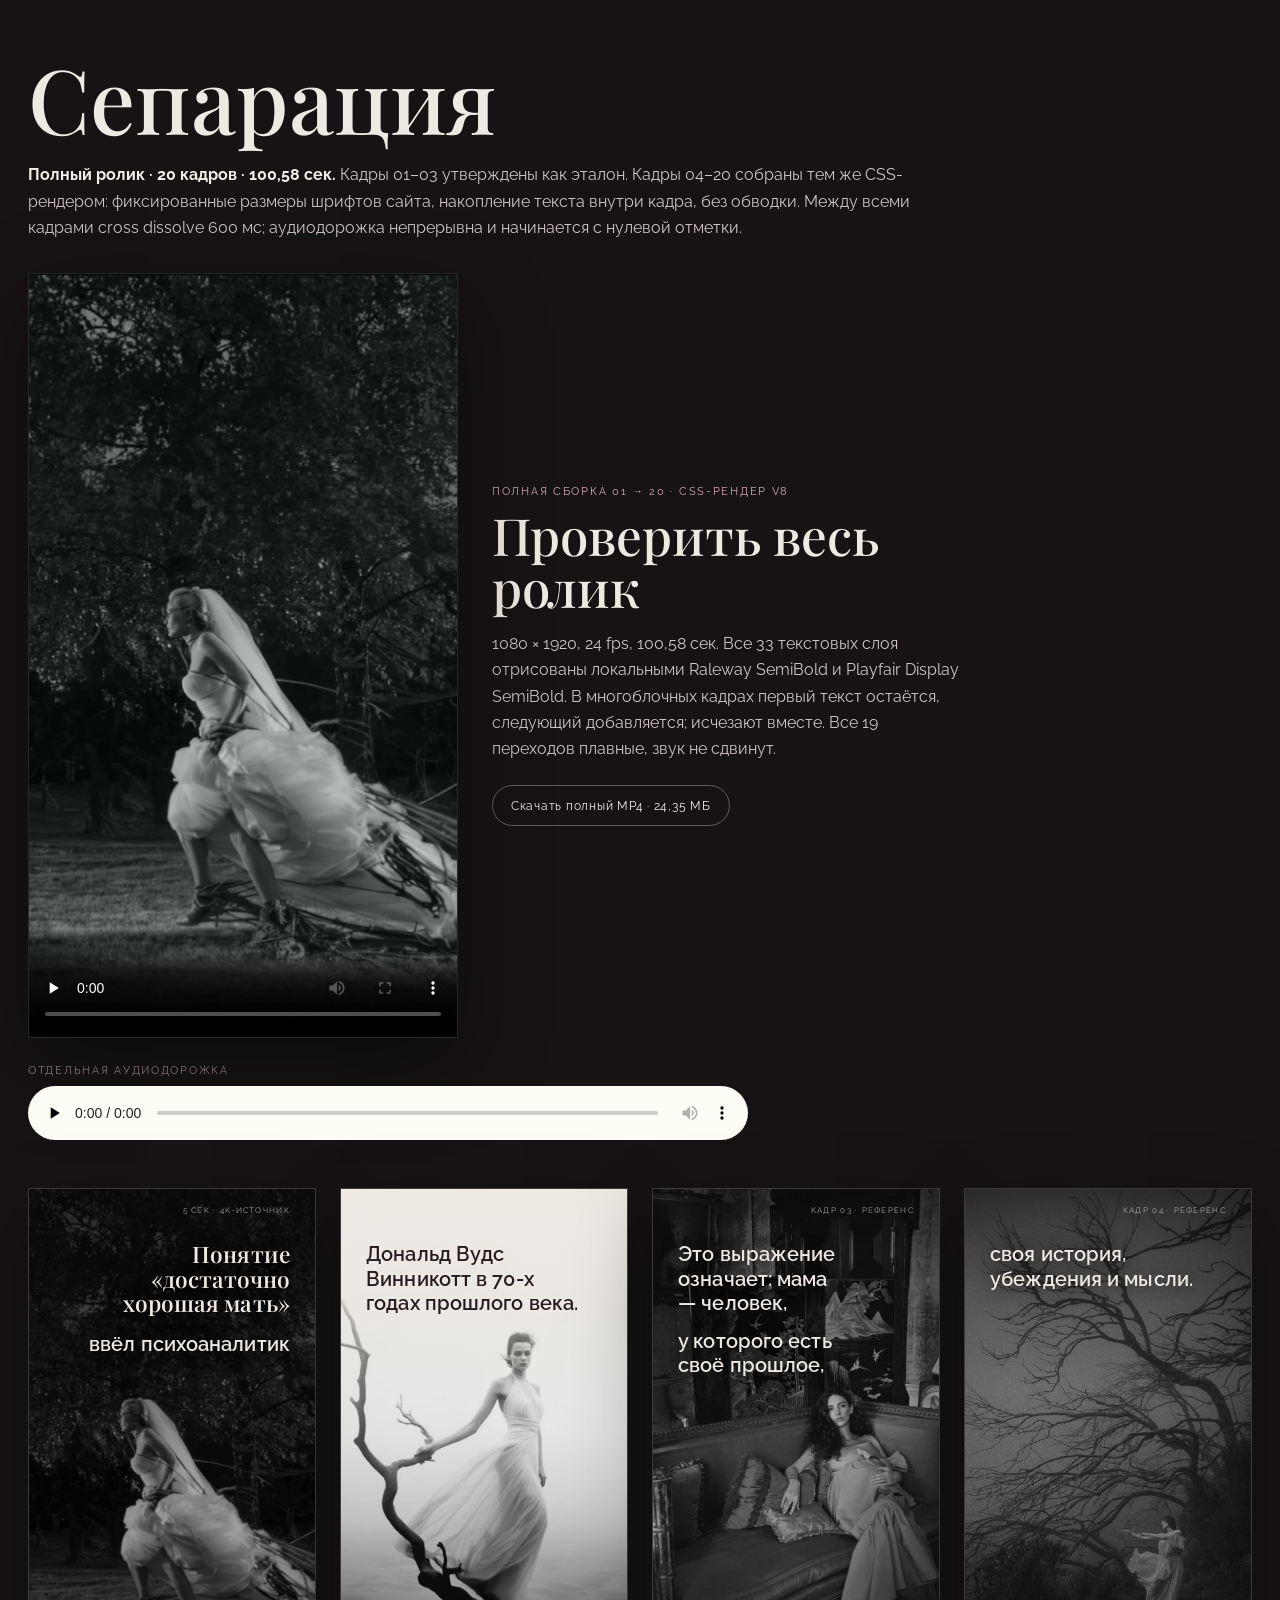
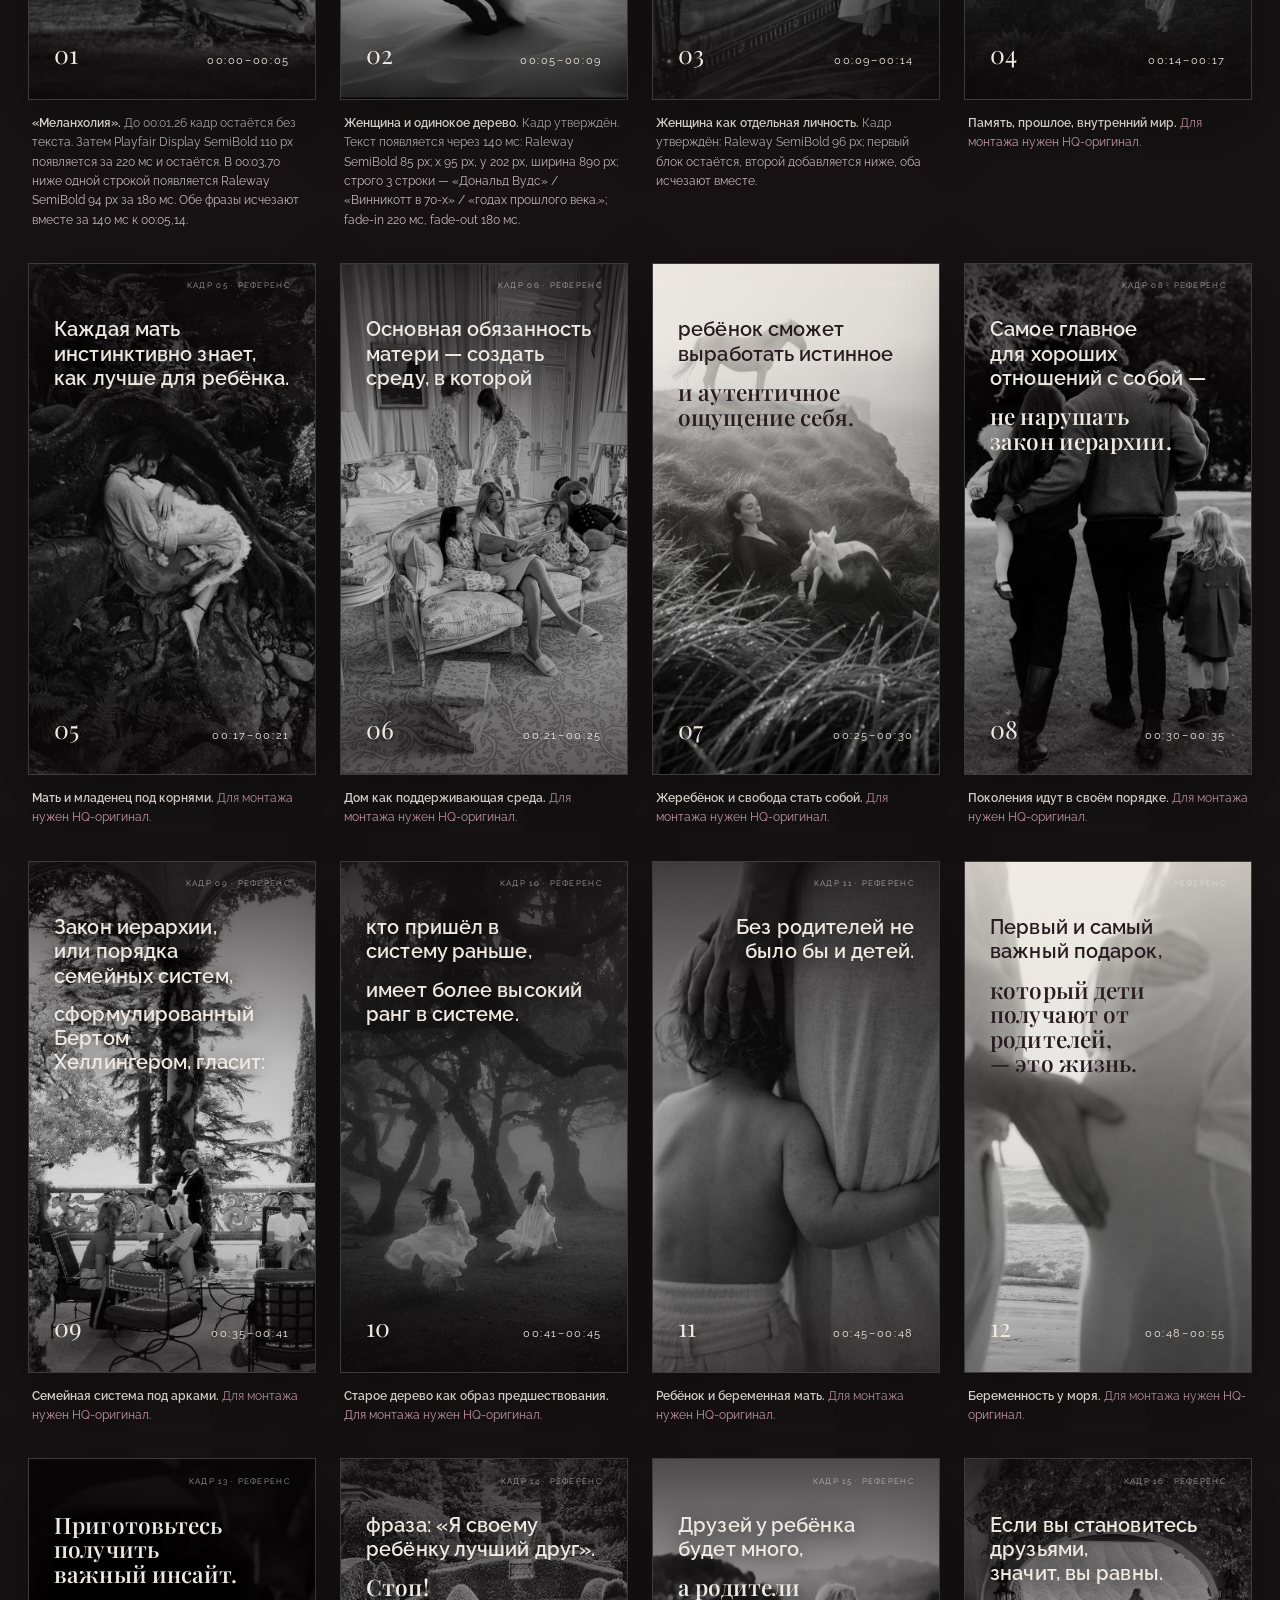
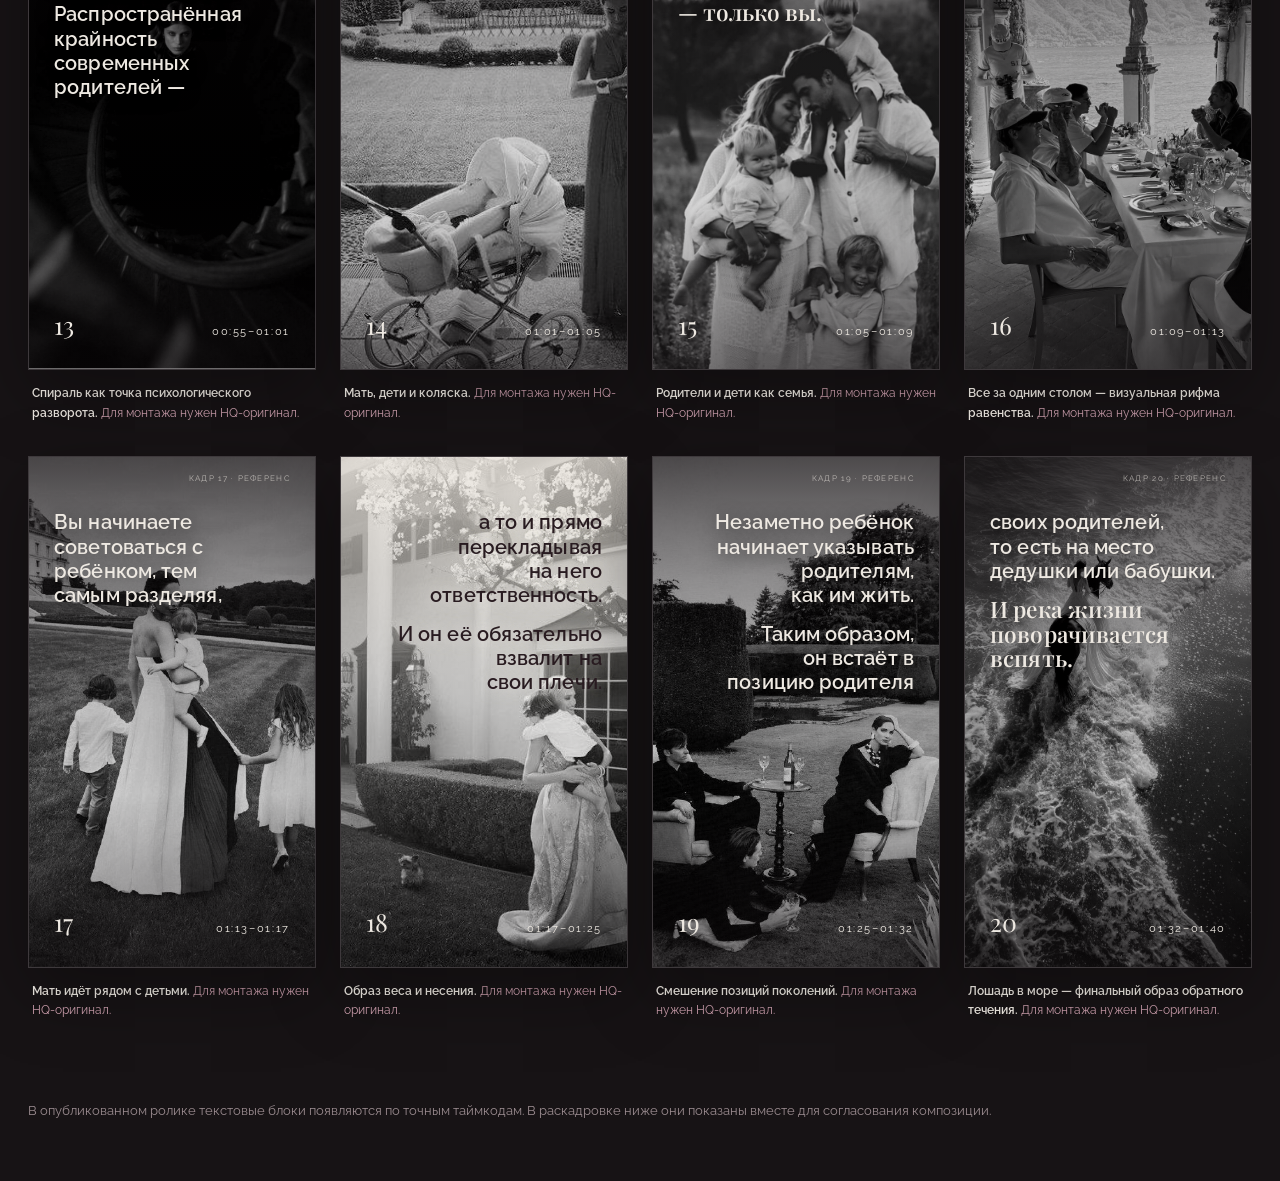
<file: separation-storyboard-7f4a2c91b6/index.html>
<!doctype html>
<html lang="ru">
<head>
  <meta charset="utf-8">
  <meta name="viewport" content="width=device-width,initial-scale=1,viewport-fit=cover">
  <meta name="robots" content="noindex,nofollow,noarchive,nosnippet,noimageindex">
  <meta name="referrer" content="no-referrer">
  <meta http-equiv="Content-Security-Policy" content="default-src 'self'; img-src 'self'; media-src 'self'; font-src 'self'; style-src 'unsafe-inline'; script-src 'none'; object-src 'none'; base-uri 'none'; form-action 'none'">
  <meta property="og:type" content="website">
  <meta property="og:title" content="Сепарация — раскадровка">
  <meta property="og:description" content="Готовый видеомонтаж и раскадровка курса «Сепарация».">
  <meta property="og:url" content="https://ekaterinasudas.ru/separation-storyboard-7f4a2c91b6/">
  <meta property="og:image" content="https://ekaterinasudas.ru/separation-storyboard-7f4a2c91b6/assets/melancholia-preview.jpg">
  <meta property="og:image:width" content="720">
  <meta property="og:image:height" content="1280">
  <title>Сепарация — раскадровка</title>
  <style>
    @font-face{font-family:Raleway;src:url('assets/raleway.ttf') format('truetype');font-weight:100 900;font-style:normal;font-display:swap}
    @font-face{font-family:Playfair;src:url('assets/playfair-display.ttf') format('truetype');font-weight:400 900;font-style:normal;font-display:swap}
    :root{--ink:#281b20;--paper:#eee9e2;--cream:#f4efe8;--muted:#9c8d91;--rose:#d8a8b7}
    *{box-sizing:border-box}
    html{overflow-x:hidden;background:#171315}
    body{margin:0;overflow-x:hidden;background:#171315;color:var(--paper);font-family:Raleway,Arial,sans-serif}
    header{max-width:1500px;margin:auto;padding:56px 28px 28px}
    h1{font-family:Playfair,serif;font-size:clamp(2.7rem,7vw,5.8rem);font-weight:500;line-height:.94;margin:0 0 22px}
    .lead{max-width:920px;color:#cfc5c7;font-size:1rem;line-height:1.65}
    .lead strong{color:var(--cream)}
    .watch{display:grid;grid-template-columns:minmax(280px,430px) minmax(260px,470px);gap:34px;align-items:center;margin-top:32px}
    .video-shell{position:relative;aspect-ratio:9/16;overflow:hidden;background:#090708;border:1px solid rgba(255,255,255,.12);box-shadow:0 28px 80px rgba(0,0,0,.42)}
    .video-shell video{display:block;width:100%;height:100%;object-fit:contain;background:#090708}
    .watch-label{font-size:.67rem;letter-spacing:.16em;text-transform:uppercase;color:var(--rose)}
    .watch h2{font-family:Playfair,serif;font-size:clamp(2rem,4vw,3.5rem);font-weight:500;line-height:1;margin:12px 0 18px}
    .watch p{color:#cfc5c7;line-height:1.65;margin:0 0 22px}
    .download{display:inline-block;color:var(--cream);text-decoration:none;border:1px solid rgba(244,239,232,.34);border-radius:999px;padding:12px 18px;font-size:.78rem;letter-spacing:.06em}
    .download:hover{border-color:var(--cream)}
    .listen{max-width:720px;margin-top:26px}
    .listen-label{margin-bottom:9px;font-size:.67rem;letter-spacing:.16em;text-transform:uppercase;color:var(--muted)}
    audio{display:block;width:100%;filter:sepia(.2) saturate(.6)}
    .grid{max-width:1500px;margin:auto;padding:20px 28px 80px;display:grid;grid-template-columns:repeat(auto-fit,minmax(285px,1fr));gap:34px 24px;align-items:start}
    article{min-width:0}
    .frame{position:relative;aspect-ratio:9/16;overflow:hidden;background:#282326;border:1px solid rgba(255,255,255,.1);box-shadow:0 24px 70px rgba(0,0,0,.32)}
    .frame img,.frame video{width:100%;height:100%;object-fit:cover;display:block;filter:grayscale(1) contrast(1.04) brightness(.9)}
    .frame.north img{object-position:center 22%}.frame.south img{object-position:center 76%}.frame.leftimg img{object-position:35% center}.frame.rightimg img{object-position:65% center}
    .shade{position:absolute;inset:0;background:linear-gradient(180deg,rgba(12,8,10,.7) 0%,rgba(12,8,10,.17) 40%,rgba(12,8,10,.05) 66%,rgba(12,8,10,.5) 100%);pointer-events:none}
    .light .shade{background:linear-gradient(180deg,rgba(242,236,227,.72) 0%,rgba(242,236,227,.1) 48%,rgba(12,8,10,.25) 100%)}
    .copy{position:absolute;z-index:2;top:10.5%;left:8.8%;right:8.8%;font-size:clamp(1rem,1.55vw,1.48rem);font-weight:590;line-height:1.22;letter-spacing:.005em;text-wrap:balance;text-shadow:0 2px 18px rgba(0,0,0,.62)}
    .copy.right{text-align:right;left:17%}.light .copy{color:var(--ink);text-shadow:0 1px 16px rgba(244,239,232,.72)}
    .copy p{margin:0 0 .72em}.copy .accent{font-family:Playfair,serif;font-size:1.14em;font-weight:560;line-height:1.08}
    .number,.time,.ref{position:absolute;z-index:3;font-size:.68rem;letter-spacing:.15em;text-transform:uppercase}
    .number{left:8.8%;bottom:5.6%;font-family:Playfair,serif;font-size:1.55rem;letter-spacing:0}
    .time{right:8.8%;bottom:6.2%;font-variant-numeric:tabular-nums}
    .ref{right:8.8%;top:3.2%;font-size:.53rem;opacity:.66}
    .meta{padding:13px 4px 0;color:#c6babc;font-size:.78rem;line-height:1.55}
    .meta b{color:var(--cream);font-weight:600}.hq{color:var(--rose)}
    footer{max-width:1500px;margin:auto;padding:0 28px calc(60px + env(safe-area-inset-bottom));color:var(--muted);font-size:.83rem;line-height:1.6}
    @media(max-width:760px){header{padding:38px 18px 24px}.watch{grid-template-columns:1fr;gap:24px}.video-shell{width:100%;max-width:430px}.grid{grid-template-columns:1fr;padding:16px 18px 64px}.copy{font-size:1.22rem}.frame{max-height:none}}
  </style>
</head>
<body>
  <header>
    <h1>Сепарация</h1>
    <div class="lead"><strong>Полный ролик · 20 кадров · 100,58 сек.</strong> Кадры 01–03 утверждены как эталон. Кадры 04–20 собраны тем же CSS-рендером: фиксированные размеры шрифтов сайта, накопление текста внутри кадра, без обводки. Между всеми кадрами cross dissolve 600 мс; аудиодорожка непрерывна и начинается с нулевой отметки.</div>
    <div class="watch">
      <div class="video-shell"><video controls playsinline preload="none" poster="assets/melancholia-preview.jpg"><source src="assets/separation-full-css-v8.mp4?v=8" type="video/mp4"></video></div>
      <div><div class="watch-label">Полная сборка 01 → 20 · CSS-рендер v8</div><h2>Проверить весь ролик</h2><p>1080 × 1920, 24 fps, 100,58 сек. Все 33 текстовых слоя отрисованы локальными Raleway SemiBold и Playfair Display SemiBold. В многоблочных кадрах первый текст остаётся, следующий добавляется; исчезают вместе. Все 19 переходов плавные, звук не сдвинут.</p><a class="download" href="assets/separation-full-css-v8.mp4?v=8" download>Скачать полный MP4 · 24,35 МБ</a></div>
    </div>
    <div class="listen"><div class="listen-label">Отдельная аудиодорожка</div><audio controls preload="none"><source src="assets/storyboard-audio.mp3" type="audio/mpeg"></audio></div>
  </header>
  <main class="grid">
    <article>
      <div class="frame rightimg"><img loading="lazy" src="assets/melancholia-preview.jpg" alt="Кадр из начала ролика"><div class="shade"></div><div class="ref">5 сек · 4K-источник</div><div class="copy right"><p class="accent">Понятие «достаточно хорошая мать»</p><p>ввёл психоаналитик</p></div><div class="number">01</div><div class="time">00:00–00:05</div></div>
      <div class="meta"><b>«Меланхолия».</b> До 00:01,26 кадр остаётся без текста. Затем Playfair Display SemiBold 110 px появляется за 220 мс и остаётся. В 00:03,70 ниже одной строкой появляется Raleway SemiBold 94 px за 180 мс. Обе фразы исчезают вместе за 140 мс к 00:05,14.</div>
    </article>
    <article>
      <div class="frame light"><img loading="lazy" src="assets/shot-02.jpg" alt="Женщина в белом у одинокого дерева в тумане"><div class="shade"></div><div class="ref">кадр 02 · референс</div><div class="copy"><p>Дональд Вудс<br>Винникотт в 70-х<br>годах прошлого века.</p></div><div class="number">02</div><div class="time">00:05–00:09</div></div>
      <div class="meta"><b>Женщина и одинокое дерево.</b> Кадр утверждён. Текст появляется через 140 мс: Raleway SemiBold 85 px; x 95 px, y 202 px, ширина 890 px; строго 3 строки — «Дональд Вудс» / «Винникотт в 70-х» / «годах прошлого века.»; fade-in 220 мс, fade-out 180 мс.</div>
    </article>
    <article>
      <div class="frame rightimg"><img loading="lazy" src="assets/shot-03.jpg" alt="Женский портрет в старинном интерьере"><div class="shade"></div><div class="ref">кадр 03 · референс</div><div class="copy"><p>Это выражение означает: мама — человек,</p><p>у которого есть своё прошлое,</p></div><div class="number">03</div><div class="time">00:09–00:14</div></div>
      <div class="meta"><b>Женщина как отдельная личность.</b> Кадр утверждён: Raleway SemiBold 96 px; первый блок остаётся, второй добавляется ниже, оба исчезают вместе.</div>
    </article>
    <article>
      <div class="frame rightimg"><img loading="lazy" src="assets/shot-04.jpg" alt="Женщина среди тумана и ветвей"><div class="shade"></div><div class="ref">кадр 04 · референс</div><div class="copy"><p>своя история, убеждения и мысли.</p></div><div class="number">04</div><div class="time">00:14–00:17</div></div>
      <div class="meta"><b>Память, прошлое, внутренний мир.</b> <span class="hq">Для монтажа нужен HQ-оригинал.</span></div>
    </article>
    <article>
      <div class="frame"><img loading="lazy" src="assets/shot-05.jpg" alt="Мать с младенцем под корнями дерева"><div class="shade"></div><div class="ref">кадр 05 · референс</div><div class="copy"><p>Каждая мать инстинктивно знает, как лучше для ребёнка.</p></div><div class="number">05</div><div class="time">00:17–00:21</div></div>
      <div class="meta"><b>Мать и младенец под корнями.</b> <span class="hq">Для монтажа нужен HQ-оригинал.</span></div>
    </article>
    <article>
      <div class="frame"><img loading="lazy" src="assets/shot-06.jpg" alt="Мать и дети в домашнем интерьере"><div class="shade"></div><div class="ref">кадр 06 · референс</div><div class="copy"><p>Основная обязанность матери — создать среду, в которой</p></div><div class="number">06</div><div class="time">00:21–00:25</div></div>
      <div class="meta"><b>Дом как поддерживающая среда.</b> <span class="hq">Для монтажа нужен HQ-оригинал.</span></div>
    </article>
    <article>
      <div class="frame leftimg light"><img loading="lazy" src="assets/shot-07.jpg" alt="Женщина и жеребёнок на морском склоне"><div class="shade"></div><div class="ref">кадр 07 · референс</div><div class="copy"><p>ребёнок сможет выработать истинное</p><p class="accent">и аутентичное ощущение себя.</p></div><div class="number">07</div><div class="time">00:25–00:30</div></div>
      <div class="meta"><b>Жеребёнок и свобода стать собой.</b> <span class="hq">Для монтажа нужен HQ-оригинал.</span></div>
    </article>
    <article>
      <div class="frame"><img loading="lazy" src="assets/shot-08.jpg" alt="Несколько поколений семьи идут вместе"><div class="shade"></div><div class="ref">кадр 08 · референс</div><div class="copy"><p>Самое главное для хороших отношений с собой —</p><p class="accent">не нарушать закон иерархии.</p></div><div class="number">08</div><div class="time">00:30–00:35</div></div>
      <div class="meta"><b>Поколения идут в своём порядке.</b> <span class="hq">Для монтажа нужен HQ-оригинал.</span></div>
    </article>
    <article>
      <div class="frame"><img loading="lazy" src="assets/shot-09.jpg" alt="Семейные поколения на террасе под арками"><div class="shade"></div><div class="ref">кадр 09 · референс</div><div class="copy"><p>Закон иерархии, или порядка семейных систем,</p><p>сформулированный Бертом Хеллингером, гласит:</p></div><div class="number">09</div><div class="time">00:35–00:41</div></div>
      <div class="meta"><b>Семейная система под арками.</b> <span class="hq">Для монтажа нужен HQ-оригинал.</span></div>
    </article>
    <article>
      <div class="frame"><img loading="lazy" src="assets/shot-10.jpg" alt="Семья под старым деревом"><div class="shade"></div><div class="ref">кадр 10 · референс</div><div class="copy"><p>кто пришёл в систему раньше,</p><p>имеет более высокий ранг в системе.</p></div><div class="number">10</div><div class="time">00:41–00:45</div></div>
      <div class="meta"><b>Старое дерево как образ предшествования.</b> <span class="hq">Для монтажа нужен HQ-оригинал.</span></div>
    </article>
    <article>
      <div class="frame leftimg"><img loading="lazy" src="assets/shot-11.jpg" alt="Ребёнок обнимает живот беременной матери"><div class="shade"></div><div class="ref">кадр 11 · референс</div><div class="copy right"><p>Без родителей не было бы и детей.</p></div><div class="number">11</div><div class="time">00:45–00:48</div></div>
      <div class="meta"><b>Ребёнок и беременная мать.</b> <span class="hq">Для монтажа нужен HQ-оригинал.</span></div>
    </article>
    <article>
      <div class="frame light"><img loading="lazy" src="assets/shot-12.jpg" alt="Беременная женщина у моря"><div class="shade"></div><div class="ref">кадр 12 · референс</div><div class="copy"><p>Первый и самый важный подарок,</p><p class="accent">который дети получают от родителей, — это жизнь.</p></div><div class="number">12</div><div class="time">00:48–00:55</div></div>
      <div class="meta"><b>Беременность у моря.</b> <span class="hq">Для монтажа нужен HQ-оригинал.</span></div>
    </article>
    <article>
      <div class="frame"><img loading="lazy" src="assets/shot-13.jpg" alt="Женщина внутри спирали тёмной лестницы"><div class="shade"></div><div class="ref">кадр 13 · референс</div><div class="copy"><p class="accent">Приготовьтесь получить важный инсайт.</p><p>Распространённая крайность современных родителей —</p></div><div class="number">13</div><div class="time">00:55–01:01</div></div>
      <div class="meta"><b>Спираль как точка психологического разворота.</b> <span class="hq">Для монтажа нужен HQ-оригинал.</span></div>
    </article>
    <article>
      <div class="frame leftimg"><img loading="lazy" src="assets/shot-14.jpg" alt="Мать, дети и коляска в саду"><div class="shade"></div><div class="ref">кадр 14 · референс</div><div class="copy"><p>фраза: «Я своему ребёнку лучший друг».</p><p class="accent">Стоп!</p></div><div class="number">14</div><div class="time">01:01–01:05</div></div>
      <div class="meta"><b>Мать, дети и коляска.</b> <span class="hq">Для монтажа нужен HQ-оригинал.</span></div>
    </article>
    <article>
      <div class="frame"><img loading="lazy" src="assets/shot-15.jpg" alt="Родители и дети вместе в поле"><div class="shade"></div><div class="ref">кадр 15 · референс</div><div class="copy"><p>Друзей у ребёнка будет много,</p><p class="accent">а родители — только вы.</p></div><div class="number">15</div><div class="time">01:05–01:09</div></div>
      <div class="meta"><b>Родители и дети как семья.</b> <span class="hq">Для монтажа нужен HQ-оригинал.</span></div>
    </article>
    <article>
      <div class="frame"><img loading="lazy" src="assets/shot-16.jpg" alt="Семья за общим столом"><div class="shade"></div><div class="ref">кадр 16 · референс</div><div class="copy"><p>Если вы становитесь друзьями, значит, вы равны.</p></div><div class="number">16</div><div class="time">01:09–01:13</div></div>
      <div class="meta"><b>Все за одним столом — визуальная рифма равенства.</b> <span class="hq">Для монтажа нужен HQ-оригинал.</span></div>
    </article>
    <article>
      <div class="frame"><img loading="lazy" src="assets/shot-17.jpg" alt="Мать идёт по полю вместе с детьми"><div class="shade"></div><div class="ref">кадр 17 · референс</div><div class="copy"><p>Вы начинаете советоваться с ребёнком, тем самым разделяя,</p></div><div class="number">17</div><div class="time">01:13–01:17</div></div>
      <div class="meta"><b>Мать идёт рядом с детьми.</b> <span class="hq">Для монтажа нужен HQ-оригинал.</span></div>
    </article>
    <article>
      <div class="frame leftimg light"><img loading="lazy" src="assets/shot-18.jpg" alt="Мать несёт ребёнка у дома"><div class="shade"></div><div class="ref">кадр 18 · референс</div><div class="copy right"><p>а то и прямо перекладывая на него ответственность.</p><p>И он её обязательно взвалит на свои плечи.</p></div><div class="number">18</div><div class="time">01:17–01:25</div></div>
      <div class="meta"><b>Образ веса и несения.</b> <span class="hq">Для монтажа нужен HQ-оригинал.</span></div>
    </article>
    <article>
      <div class="frame leftimg"><img loading="lazy" src="assets/shot-19.jpg" alt="Взрослые и молодые поколения в саду"><div class="shade"></div><div class="ref">кадр 19 · референс</div><div class="copy right"><p>Незаметно ребёнок начинает указывать родителям, как им жить.</p><p>Таким образом, он встаёт в позицию родителя</p></div><div class="number">19</div><div class="time">01:25–01:32</div></div>
      <div class="meta"><b>Смешение позиций поколений.</b> <span class="hq">Для монтажа нужен HQ-оригинал.</span></div>
    </article>
    <article>
      <div class="frame north"><img loading="lazy" src="assets/shot-20.jpg" alt="Лошадь движется через море, вид сверху"><div class="shade"></div><div class="ref">кадр 20 · референс</div><div class="copy"><p>своих родителей, то есть на место дедушки или бабушки.</p><p class="accent">И река жизни поворачивается вспять.</p></div><div class="number">20</div><div class="time">01:32–01:40</div></div>
      <div class="meta"><b>Лошадь в море — финальный образ обратного течения.</b> <span class="hq">Для монтажа нужен HQ-оригинал.</span></div>
    </article>
  </main>
  <footer>В опубликованном ролике текстовые блоки появляются по точным таймкодам. В раскадровке ниже они показаны вместе для согласования композиции.</footer>
</body>
</html>
</file>
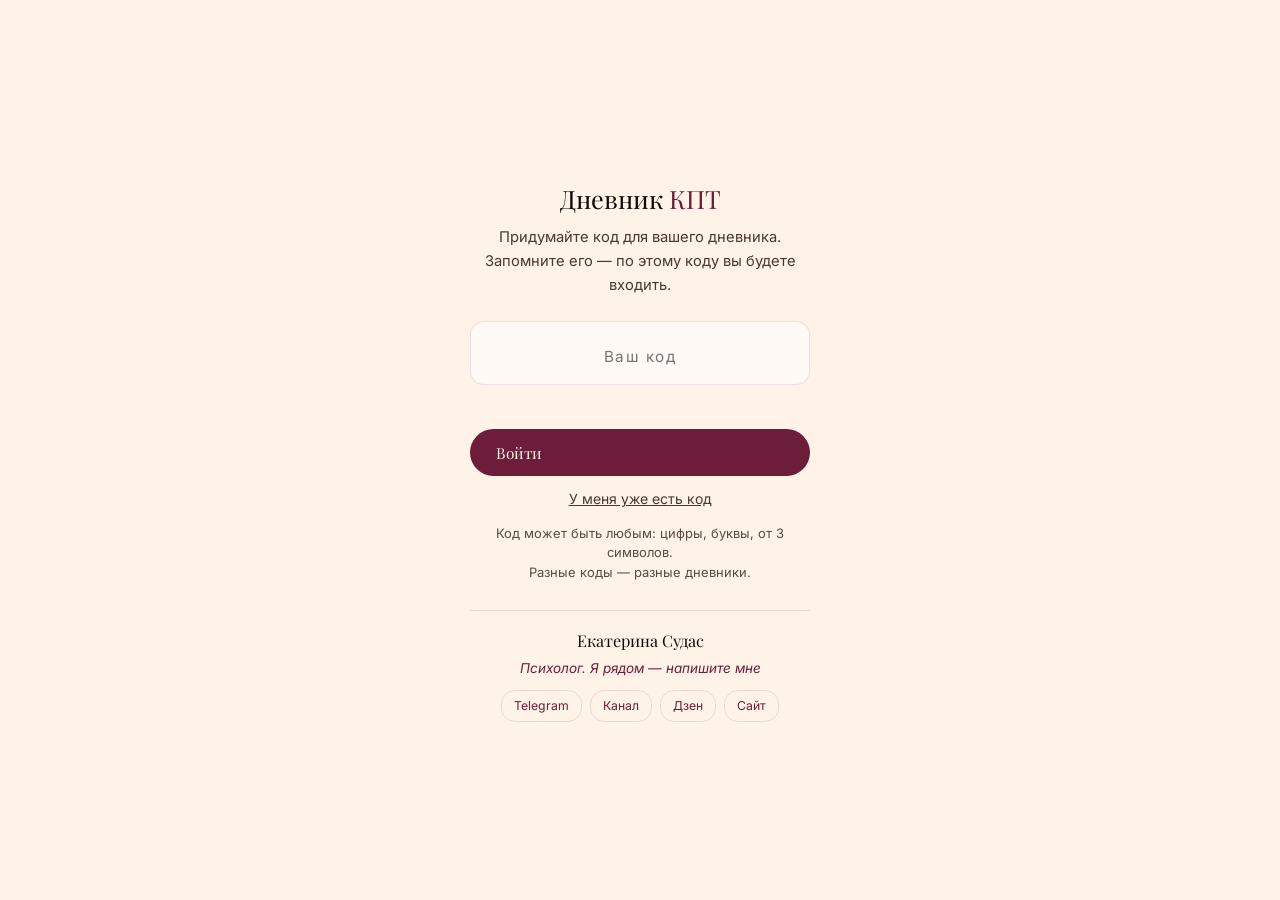
<file: diary-kpt.html>
<!DOCTYPE html>
<html lang="ru">
<head>
<meta charset="UTF-8">
<meta name="viewport" content="width=device-width, initial-scale=1.0, maximum-scale=1.0, user-scalable=no">
<meta http-equiv="Cache-Control" content="no-cache, no-store, must-revalidate">
<meta http-equiv="Pragma" content="no-cache">
<meta http-equiv="Expires" content="0">
<title>Дневник КПТ — Екатерина Судас</title>
<meta name="description" content="Интерактивный дневник когнитивно-поведенческой терапии. Отслеживание мыслей, эмоций и когнитивных искажений.">
<meta name="theme-color" content="#fff2e6">
<link rel="preconnect" href="https://fonts.googleapis.com">
<link rel="preconnect" href="https://fonts.gstatic.com" crossorigin>
<link href="https://fonts.googleapis.com/css2?family=Playfair+Display:ital,wght@0,400;0,500;0,600;1,400&family=Inter:wght@300;400;500;600&family=Raleway:wght@300;400;500&display=swap" rel="stylesheet">
<style>
*,*::before,*::after{margin:0;padding:0;box-sizing:border-box}
:root{--cream:#fff2e6;--cream-d:#f5e6d3;--cr:#6B1D3A;--cr-l:#8A2E50;--cab:#4A0E28;--mul:#2D0A1E;--td:#0f0806;--tb:#1a0f0a;--tm:#4a3830;--tl:#5a4a40;--bd:rgba(107,29,58,.12)}
html{font-size:18px;scroll-behavior:smooth}
body{font-family:'Inter',system-ui,sans-serif;background:var(--cream);color:var(--tb);line-height:1.7;min-height:100vh;padding-bottom:80px}
.header{background:rgba(255,242,230,.95);backdrop-filter:blur(20px);padding:16px 20px;position:sticky;top:0;z-index:100;box-shadow:0 2px 20px rgba(40,13,8,.06);display:flex;align-items:center;justify-content:space-between}
.header-title{font-family:'Playfair Display',serif;font-size:1.1rem;font-weight:500;color:var(--td)}
.header-title span{color:var(--cr)}
.header-sub{font-family:'Raleway',sans-serif;font-size:.65rem;letter-spacing:.2em;text-transform:uppercase;color:var(--tm)}
.header-back{font-size:.7rem;color:var(--cr);text-decoration:none;font-family:'Raleway',sans-serif;letter-spacing:.1em}
.header-links{display:flex;gap:10px;align-items:center;flex-wrap:wrap}
.header-links a{font-size:.68rem;color:var(--cr);text-decoration:none;font-family:'Raleway',sans-serif;letter-spacing:.08em;padding:4px 10px;border:1px solid var(--bd);border-radius:14px;transition:all .3s;white-space:nowrap}
.header-links a:hover{border-color:var(--cr);background:rgba(107,29,58,.06)}
.container{max-width:640px;margin:0 auto;padding:20px 16px}
.tabs{display:flex;gap:6px;margin-bottom:24px;overflow-x:auto;-webkit-overflow-scrolling:touch;padding-bottom:4px;scrollbar-width:none}
.tabs::-webkit-scrollbar{display:none}
.tab{font-family:'Raleway',sans-serif;font-size:.68rem;letter-spacing:.12em;text-transform:uppercase;padding:9px 15px;border-radius:20px;border:1.5px solid var(--bd);background:transparent;color:var(--tm);cursor:pointer;white-space:nowrap;transition:all .3s}
.tab.active{background:var(--cr);color:var(--cream);border-color:var(--cr)}
.sec-title{font-family:'Playfair Display',serif;font-size:1.15rem;font-weight:500;color:var(--td);margin-bottom:6px}
.sec-sub{font-size:.82rem;color:var(--tm);margin-bottom:20px;line-height:1.6}
.divider{width:50px;height:2px;background:linear-gradient(to right,transparent,var(--cr),transparent);margin:0 0 16px;border-radius:2px}
.form-group{margin-bottom:16px}
.form-label{font-family:'Raleway',sans-serif;font-size:.68rem;letter-spacing:.18em;text-transform:uppercase;color:var(--tm);margin-bottom:6px;display:block}
.form-input,.form-textarea{width:100%;font-family:'Inter',sans-serif;font-size:.88rem;color:var(--tb);background:rgba(255,255,255,.6);border:1.5px solid var(--bd);border-radius:12px;padding:12px 14px;outline:none;transition:border-color .3s}
.form-input:focus,.form-textarea:focus{border-color:var(--cr)}
.form-textarea{min-height:90px;resize:vertical;line-height:1.6}
.slider-wrap{display:flex;align-items:center;gap:12px}
.slider-wrap input[type=range]{flex:1;-webkit-appearance:none;height:4px;background:linear-gradient(to right,var(--cr),var(--cream-d));border-radius:4px;outline:none}
.slider-wrap input[type=range]::-webkit-slider-thumb{-webkit-appearance:none;width:22px;height:22px;border-radius:50%;background:var(--cr);cursor:pointer;box-shadow:0 2px 8px rgba(107,29,58,.3)}
.slider-val{font-family:'Playfair Display',serif;font-size:1.1rem;color:var(--cr);min-width:28px;text-align:center}
.chips{display:flex;flex-wrap:wrap;gap:7px}
.chip{font-size:.72rem;padding:6px 13px;border-radius:16px;border:1.5px solid var(--bd);background:transparent;color:var(--tm);cursor:pointer;transition:all .3s;font-family:'Inter',sans-serif}
.chip.selected{background:var(--cr);color:var(--cream);border-color:var(--cr)}
.btn{font-family:'Playfair Display',serif;font-size:.85rem;padding:13px 26px;border-radius:24px;border:none;cursor:pointer;transition:all .4s;display:inline-flex;align-items:center;gap:8px}
.btn-primary{background:var(--cr);color:var(--cream)}.btn-primary:hover{background:var(--cr-l);box-shadow:0 4px 16px rgba(107,29,58,.2)}
.btn-secondary{background:transparent;color:var(--cr);border:1.5px solid var(--bd)}.btn-secondary:hover{border-color:var(--cr)}
.btn-row{display:flex;gap:10px;margin-top:20px;flex-wrap:wrap}
.btn-sm{padding:10px 16px;font-size:.78rem}
.btn-danger{background:transparent;color:#a33;border:1.5px solid rgba(170,50,50,.2)}.btn-danger:hover{background:rgba(170,50,50,.06)}
.card{background:rgba(255,255,255,.5);border:1.5px solid var(--bd);border-radius:16px;padding:16px;margin-bottom:12px;transition:all .3s}
.card-date{font-family:'Raleway',sans-serif;font-size:.63rem;letter-spacing:.18em;text-transform:uppercase;color:var(--tm);margin-bottom:6px}
.card-text{font-size:.88rem;color:var(--td);margin-bottom:6px;line-height:1.6}
.card-tag{display:inline-block;font-size:.7rem;padding:3px 10px;border-radius:12px;background:rgba(107,29,58,.08);color:var(--cr);margin:2px 2px 2px 0}
.card-dim{font-size:.8rem;color:var(--tm);font-style:italic;line-height:1.6}
.card-alt{font-size:.8rem;color:var(--cr);margin-top:6px;line-height:1.5}
.stat-grid{display:grid;grid-template-columns:1fr 1fr;gap:10px;margin-bottom:18px}
.stat-card{background:rgba(255,255,255,.5);border:1.5px solid var(--bd);border-radius:14px;padding:14px;text-align:center}
.stat-num{font-family:'Playfair Display',serif;font-size:1.6rem;color:var(--cr);line-height:1}
.stat-label{font-size:.68rem;color:var(--tm);margin-top:4px}
.chart-wrap{background:rgba(255,255,255,.5);border:1.5px solid var(--bd);border-radius:14px;padding:14px;margin-bottom:14px}
.chart-title{font-family:'Raleway',sans-serif;font-size:.65rem;letter-spacing:.18em;text-transform:uppercase;color:var(--tm);margin-bottom:10px}
.chart-bars{display:flex;align-items:flex-end;gap:3px;height:100px}
.chart-bar{flex:1;border-radius:3px 3px 0 0;min-width:4px;transition:height .5s ease}
.chart-bar-before{background:linear-gradient(to top,var(--cr),var(--cr-l))}
.chart-bar-after{background:linear-gradient(to top,var(--cream-d),rgba(107,29,58,.2))}
.chart-labels{display:flex;gap:3px;margin-top:3px}
.chart-label{flex:1;text-align:center;font-size:.5rem;color:var(--tl)}
.bar-row{display:flex;align-items:center;gap:10px;margin-bottom:8px}
.bar-name{flex:1;font-size:.78rem;color:var(--tm)}
.bar-track{width:100px;height:6px;background:var(--cream-d);border-radius:3px;overflow:hidden}
.bar-fill{height:100%;background:var(--cr);border-radius:3px;transition:width .5s}
.bar-count{font-size:.68rem;color:var(--cr);min-width:24px;text-align:right}
.month-nav{display:flex;align-items:center;justify-content:space-between;margin-bottom:16px}
.month-label{font-family:'Playfair Display',serif;font-size:1rem;color:var(--td)}
.month-btn{background:none;border:1.5px solid var(--bd);border-radius:50%;width:32px;height:32px;cursor:pointer;color:var(--tm);font-size:.9rem;display:flex;align-items:center;justify-content:center;transition:all .3s}
.month-btn:hover{border-color:var(--cr);color:var(--cr)}
.empty{text-align:center;padding:40px 20px;color:var(--tm)}
.empty-text{font-size:.85rem;line-height:1.6}
.panel{display:none}.panel.active{display:block}
.modal-bg{display:none;position:fixed;top:0;left:0;right:0;bottom:0;background:rgba(15,8,6,.5);z-index:200;align-items:center;justify-content:center;padding:20px}
.modal-bg.show{display:flex}
.modal{background:var(--cream);border-radius:20px;padding:24px;max-width:400px;width:100%}
.modal-title{font-family:'Playfair Display',serif;font-size:1rem;color:var(--td);margin-bottom:10px}
.legend{display:flex;gap:14px;margin-bottom:10px;font-size:.7rem;color:var(--tm)}
.legend-dot{display:inline-block;width:10px;height:10px;border-radius:3px;margin-right:4px;vertical-align:middle}
.thought-rank{font-family:'Playfair Display',serif;font-size:1.1rem;color:var(--cr);margin-right:8px;min-width:20px;display:inline-block}
.list-item{display:flex;align-items:center;gap:8px;margin-bottom:6px;padding:8px 12px;background:rgba(255,255,255,.5);border:1px solid var(--bd);border-radius:10px}
.list-item span{flex:1;font-size:.85rem;color:var(--td);line-height:1.5}
.list-item button{background:none;border:none;color:#a33;cursor:pointer;font-size:1rem;padding:2px 6px;opacity:.5;transition:opacity .3s}
.list-item button:hover{opacity:1}
.profile-card{background:rgba(255,255,255,.5);border:1.5px solid var(--bd);border-radius:16px;padding:18px;margin-top:16px}
.profile-name{font-family:'Playfair Display',serif;font-size:1.1rem;color:var(--td);margin-bottom:4px}
.profile-birth{font-size:.78rem;color:var(--tm);margin-bottom:12px}
.profile-section{font-family:'Raleway',sans-serif;font-size:.65rem;letter-spacing:.18em;text-transform:uppercase;color:var(--tm);margin:12px 0 6px}
.profile-item{font-size:.84rem;color:var(--td);padding:4px 0;padding-left:14px;border-left:2px solid var(--cr);margin-bottom:4px;line-height:1.5}
/* PIN screen */
.pin-screen{position:fixed;top:0;left:0;right:0;bottom:0;background:var(--cream);z-index:999;display:flex;align-items:center;justify-content:center;padding:20px}
.pin-box{max-width:340px;width:100%;text-align:center}
.pin-title{font-family:'Playfair Display',serif;font-size:1.4rem;color:var(--td);margin-bottom:6px}
.pin-desc{font-size:.82rem;color:var(--tm);margin-bottom:24px;line-height:1.6}
.pin-input{width:100%;font-family:'Inter',sans-serif;font-size:1.4rem;text-align:center;letter-spacing:.6em;color:var(--td);background:rgba(255,255,255,.6);border:1.5px solid var(--bd);border-radius:14px;padding:16px;outline:none;transition:border-color .3s}
.pin-input:focus{border-color:var(--cr)}
.pin-input::placeholder{letter-spacing:.1em;font-size:.85rem}
.pin-btn{margin-top:16px;width:100%}
.pin-switch{font-size:.78rem;color:var(--tm);margin-top:14px;cursor:pointer;text-decoration:underline;background:none;border:none;font-family:'Inter',sans-serif}
.pin-switch:hover{color:var(--cr)}
.pin-error{font-size:.78rem;color:#a33;margin-top:8px;min-height:20px}
.pin-hint{font-size:.72rem;color:var(--tl);margin-top:10px;line-height:1.5}
#app{display:none}
.author-block{text-align:center;padding:30px 16px 10px;margin-top:30px;border-top:1px solid var(--bd)}
.author-name{font-family:'Playfair Display',serif;font-size:1rem;color:var(--td);margin-bottom:2px}
.author-role{font-size:.78rem;color:var(--tm);margin-bottom:4px}
.author-msg{font-size:.82rem;color:var(--cr);font-style:italic;margin-bottom:12px}
.author-links{display:flex;gap:10px;justify-content:center;flex-wrap:wrap}
.author-links a{font-size:.72rem;color:var(--cr);text-decoration:none;padding:6px 14px;border:1px solid var(--bd);border-radius:16px;transition:all .3s}
.author-links a:hover{border-color:var(--cr);background:rgba(107,29,58,.06)}
/* Chip tooltip */
.chip-wrap{position:relative;display:inline-block}
.chip-tip{display:none;position:absolute;bottom:calc(100% + 8px);left:50%;transform:translateX(-50%);width:260px;background:var(--cream);border:1.5px solid var(--cr);border-radius:12px;padding:12px 14px;box-shadow:0 4px 20px rgba(40,13,8,.12);z-index:50;text-align:left}
.chip-tip.show{display:block}
.chip-tip-title{font-family:'Playfair Display',serif;font-size:.82rem;color:var(--cr);margin-bottom:4px}
.chip-tip-text{font-size:.76rem;color:var(--td);line-height:1.5;margin-bottom:4px}
.chip-tip-example{font-size:.72rem;color:var(--tm);font-style:italic;line-height:1.4}
.chip-tip-arrow{position:absolute;bottom:-6px;left:50%;transform:translateX(-50%);width:10px;height:10px;background:var(--cream);border-right:1.5px solid var(--cr);border-bottom:1.5px solid var(--cr);transform:translateX(-50%) rotate(45deg)}
.pin-author{margin-top:28px;padding-top:16px;border-top:1px solid var(--bd)}
.pin-author-name{font-family:'Playfair Display',serif;font-size:.9rem;color:var(--td);margin-bottom:2px}
.pin-author-msg{font-size:.75rem;color:var(--cr);font-style:italic;margin-bottom:10px}
.pin-author-links{display:flex;gap:8px;justify-content:center;flex-wrap:wrap}
.pin-author-links a{font-size:.68rem;color:var(--cr);text-decoration:none;padding:5px 12px;border:1px solid var(--bd);border-radius:14px}
@media(max-width:480px){html{font-size:16px}.container{padding:14px 12px}}
</style>
</head>
<body>

<!-- PIN SCREEN -->
<div class="pin-screen" id="pin-screen">
  <div class="pin-box">
    <div class="pin-title">Дневник <span style="color:var(--cr)">КПТ</span></div>
    <div class="pin-desc" id="pin-desc">Придумайте код для вашего дневника.<br>Запомните его — по этому коду вы будете входить.</div>
    <input class="pin-input" id="pin-input" type="tel" maxlength="8" placeholder="Ваш код" autocomplete="off" inputmode="numeric">
    <div class="pin-error" id="pin-error"></div>
    <button class="btn btn-primary pin-btn" id="pin-go">Войти</button>
    <button class="pin-switch" id="pin-toggle">У меня уже есть код</button>
    <div class="pin-hint">Код может быть любым: цифры, буквы, от 3 символов.<br>Разные коды — разные дневники.</div>
    <div class="pin-author">
      <div class="pin-author-name">Екатерина Судас</div>
      <div class="pin-author-msg">Психолог. Я рядом — напишите мне</div>
      <div class="pin-author-links">
        <a href="https://t.me/sudas_psy" target="_blank">Telegram</a>
        <a href="https://t.me/psyMuza" target="_blank">Канал</a>
        <a href="https://dzen.ru/id/69a1e2a84aaf5559c210326b" target="_blank">Дзен</a>
        <a href="https://ekaterinasudas.ru" target="_blank">Сайт</a>
      </div>
    </div>
  </div>
</div>

<div id="app">
<div class="header">
  <div>
    <div class="header-title">Дневник <span>КПТ</span></div>
    <div class="header-sub">когнитивно-поведенческая терапия</div>
  </div>
  <a href="https://t.me/sudas_psy" class="header-back" target="_blank">Написать</a>
</div>

<div class="container">
  <div class="tabs">
    <button class="tab active" data-tab="new">Запись</button>
    <button class="tab" data-tab="journal">Журнал</button>
    <button class="tab" data-tab="monthly">Месяц</button>
    <button class="tab" data-tab="profile">Профиль</button>
    <button class="tab" data-tab="info">Подсказки</button>
  </div>

  <!-- NEW ENTRY -->
  <div class="panel active" id="panel-new">
    <div class="sec-title">Новая запись</div>
    <div class="divider"></div>
    <div class="sec-sub">Опишите ситуацию, мысли и эмоции. Связь между ними — ключ к изменению.</div>

    <div class="form-group">
      <label class="form-label">Ситуация</label>
      <textarea class="form-textarea" id="f-situation" placeholder="Что произошло? Где? С кем?" rows="3"></textarea>
    </div>
    <div class="form-group">
      <label class="form-label">Автоматическая мысль</label>
      <textarea class="form-textarea" id="f-thought" placeholder="Что пронеслось в голове?" rows="2"></textarea>
    </div>
    <div class="form-group">
      <label class="form-label">Эмоция</label>
      <input class="form-input" id="f-emotion" placeholder="Тревога, злость, грусть...">
    </div>
    <div class="form-group">
      <label class="form-label">Интенсивность до (1-10)</label>
      <div class="slider-wrap">
        <input type="range" id="f-int1" min="1" max="10" value="5">
        <span class="slider-val" id="f-int1-v">5</span>
      </div>
    </div>
    <div class="form-group">
      <label class="form-label">Когнитивные искажения</label>
      <div class="chips" id="chips"></div>
    </div>
    <div class="form-group">
      <label class="form-label">Альтернативная мысль</label>
      <textarea class="form-textarea" id="f-alt" placeholder="Как можно посмотреть иначе?" rows="2"></textarea>
    </div>
    <div class="form-group">
      <label class="form-label">Интенсивность после (1-10)</label>
      <div class="slider-wrap">
        <input type="range" id="f-int2" min="1" max="10" value="5">
        <span class="slider-val" id="f-int2-v">5</span>
      </div>
    </div>
    <div class="btn-row">
      <button class="btn btn-primary" id="btn-save">Сохранить</button>
      <button class="btn btn-secondary" id="btn-clear">Очистить</button>
    </div>
  </div>

  <!-- JOURNAL -->
  <div class="panel" id="panel-journal">
    <div class="sec-title">Журнал записей</div>
    <div class="divider"></div>
    <div id="journal-list"></div>
  </div>

  <!-- MONTHLY REPORT -->
  <div class="panel" id="panel-monthly">
    <div class="sec-title">Месячный отчёт</div>
    <div class="divider"></div>
    <div class="month-nav">
      <button class="month-btn" id="month-prev">&larr;</button>
      <div class="month-label" id="month-label"></div>
      <button class="month-btn" id="month-next">&rarr;</button>
    </div>
    <div class="stat-grid" id="m-stats"></div>
    <div class="chart-wrap">
      <div class="chart-title">Динамика интенсивности</div>
      <div class="legend">
        <span><span class="legend-dot" style="background:var(--cr)"></span>До</span>
        <span><span class="legend-dot" style="background:var(--cream-d)"></span>После</span>
      </div>
      <div class="chart-bars" id="m-chart"></div>
      <div class="chart-labels" id="m-chart-labels"></div>
    </div>
    <div class="chart-wrap">
      <div class="chart-title">Топ автоматических мыслей</div>
      <div id="m-thoughts"></div>
    </div>
    <div class="chart-wrap">
      <div class="chart-title">Частые искажения</div>
      <div id="m-distortions"></div>
    </div>
    <div class="chart-wrap">
      <div class="chart-title">Частые эмоции</div>
      <div id="m-emotions"></div>
    </div>
    <div class="btn-row">
      <button class="btn btn-secondary btn-sm" id="btn-export">Экспорт</button>
      <button class="btn btn-danger btn-sm" id="btn-nuke">Удалить всё</button>
    </div>
  </div>

  <!-- PROFILE -->
  <div class="panel" id="panel-profile">
    <div class="sec-title">Мой профиль</div>
    <div class="divider"></div>
    <div class="sec-sub">Ваши данные хранятся только на вашем устройстве.</div>

    <div class="form-group">
      <label class="form-label">Фамилия Имя Отчество</label>
      <input class="form-input" id="p-name" placeholder="Иванова Мария Сергеевна">
    </div>
    <div class="form-group">
      <label class="form-label">Дата рождения</label>
      <input class="form-input" id="p-birth" type="date">
    </div>

    <div class="form-group">
      <label class="form-label">Мои жизненные правила</label>
      <div id="p-rules-list"></div>
      <div style="display:flex;gap:8px;margin-top:8px">
        <input class="form-input" id="p-rule-input" placeholder="Например: Я имею право на ошибки" style="flex:1">
        <button class="btn btn-primary btn-sm" id="p-rule-add">+</button>
      </div>
    </div>

    <div class="form-group">
      <label class="form-label">Мои ценности</label>
      <div id="p-values-list"></div>
      <div style="display:flex;gap:8px;margin-top:8px">
        <input class="form-input" id="p-value-input" placeholder="Например: Семья, честность, развитие" style="flex:1">
        <button class="btn btn-primary btn-sm" id="p-value-add">+</button>
      </div>
    </div>

    <div class="btn-row">
      <button class="btn btn-primary" id="p-save">Сохранить профиль</button>
    </div>
    <div id="p-preview" style="margin-top:24px"></div>
  </div>

  <!-- INFO -->
  <div class="panel" id="panel-info">
    <div class="sec-title">Когнитивные искажения</div>
    <div class="divider"></div>
    <div class="sec-sub">Систематические ошибки мышления, искажающие восприятие реальности.</div>
    <div class="card"><div class="card-date">Чёрно-белое мышление</div><div class="card-text">Оценка в крайностях: идеально или ужасно, без середины.</div><div class="card-dim">"Если не получу эту работу — я полный неудачник."</div></div>
    <div class="card"><div class="card-date">Катастрофизация</div><div class="card-text">Ожидание наихудшего, даже когда маловероятно.</div><div class="card-dim">"Болит голова — наверное, это опухоль."</div></div>
    <div class="card"><div class="card-date">Чтение мыслей</div><div class="card-text">Уверенность, что знаете мысли других без доказательств.</div><div class="card-dim">"Она странно посмотрела — считает меня глупой."</div></div>
    <div class="card"><div class="card-date">Персонализация</div><div class="card-text">Принятие на свой счёт того, что не связано с вами.</div><div class="card-dim">"Коллега не поздоровался — я его обидел."</div></div>
    <div class="card"><div class="card-date">Долженствование</div><div class="card-text">Жёсткие правила "должен", "обязан" к себе и другим.</div><div class="card-dim">"Я должна всегда быть в хорошем настроении."</div></div>
    <div class="card"><div class="card-date">Обесценивание позитива</div><div class="card-text">Отвержение положительного опыта — "не считается".</div><div class="card-dim">"Похвалили — это просто из вежливости."</div></div>
    <div class="card"><div class="card-date">Сверхобобщение</div><div class="card-text">Один случай — правило "всегда" или "никогда".</div><div class="card-dim">"Мне отказали — у меня никогда ничего не получается."</div></div>
    <div class="card"><div class="card-date">Эмоциональное обоснование</div><div class="card-text">Эмоции принимаются за факты.</div><div class="card-dim">"Чувствую себя никчёмной — значит, я такая."</div></div>
    <div class="card"><div class="card-date">Ментальный фильтр</div><div class="card-text">Фокус только на негативной детали, игнор позитива.</div><div class="card-dim">"Из 10 комплиментов помню одну критику."</div></div>
    <div class="card"><div class="card-date">Предсказание будущего</div><div class="card-text">Уверенность в негативном исходе до его наступления.</div><div class="card-dim">"Точно провалю собеседование, даже идти не стоит."</div></div>
  </div>
</div>

<div class="author-block">
  <div class="author-name">Екатерина Судас</div>
  <div class="author-role">Психолог. Клиническая психология, МГУ (2026)</div>
  <div class="author-msg">Я рядом — напишите мне</div>
  <div class="author-links">
    <a href="https://t.me/sudas_psy" target="_blank">Telegram</a>
    <a href="https://t.me/psyMuza" target="_blank">Канал</a>
    <a href="https://dzen.ru/id/69a1e2a84aaf5559c210326b" target="_blank">Дзен</a>
    <a href="https://ekaterinasudas.ru" target="_blank">Сайт</a>
  </div>
</div>
</div><!-- /app -->

<div class="modal-bg" id="modal">
  <div class="modal">
    <div class="modal-title">Данные скопированы</div>
    <div class="sec-sub">JSON в буфере обмена. Сохраните в надёжном месте.</div>
    <button class="btn btn-primary btn-sm" onclick="document.getElementById('modal').classList.remove('show')">Ок</button>
  </div>
</div>

<script>
(function(){
  function $(id){return document.getElementById(id)}
  function esc(s){var d=document.createElement('div');d.textContent=s;return d.innerHTML}

  // ===== PIN SYSTEM =====
  var userPin='';
  var isNew=true;
  var pinScreen=$('pin-screen');
  var pinInput=$('pin-input');
  var pinDesc=$('pin-desc');
  var pinError=$('pin-error');
  var pinToggle=$('pin-toggle');

  pinToggle.onclick=function(){
    isNew=!isNew;
    if(isNew){
      pinDesc.innerHTML='Придумайте код для вашего дневника.<br>Запомните его — по этому коду вы будете входить.';
      pinToggle.textContent='У меня уже есть код';
    }else{
      pinDesc.innerHTML='Введите ваш код для входа в дневник.';
      pinToggle.textContent='Создать новый дневник';
    }
    pinError.textContent='';
  };

  $('pin-go').onclick=function(){tryPin()};
  pinInput.addEventListener('keydown',function(e){if(e.key==='Enter')tryPin()});

  function tryPin(){
    var code=pinInput.value.trim();
    if(code.length<3){pinError.textContent='Минимум 3 символа';return}
    var storageKey='kpt_pin_'+code;
    if(isNew){
      if(localStorage.getItem(storageKey+'_entries')){
        pinError.textContent='Такой код уже занят. Выберите другой или войдите.';
        return;
      }
      localStorage.setItem(storageKey+'_entries','[]');
    }else{
      if(!localStorage.getItem(storageKey+'_entries')){
        pinError.textContent='Дневник с таким кодом не найден.';
        return;
      }
    }
    userPin=code;
    pinScreen.style.display='none';
    $('app').style.display='block';
    initApp(storageKey);
  }

  function initApp(storageKey){
  var KEY=storageKey+'_entries';
  var DISTORTIONS=[
    {name:'Чёрно-белое',desc:'Оценка в крайностях: или идеально, или ужасно.',ex:'"Если не на отлично — значит я неудачник."'},
    {name:'Катастрофизация',desc:'Ожидание самого худшего, даже если это маловероятно.',ex:'"Голова болит — наверное, это что-то серьёзное."'},
    {name:'Чтение мыслей',desc:'Уверенность, что вы знаете, что думают другие.',ex:'"Она так посмотрела — точно считает меня глупой."'},
    {name:'Персонализация',desc:'Принятие на свой счёт того, что к вам не относится.',ex:'"Коллега не поздоровался — я его чем-то обидела."'},
    {name:'Долженствование',desc:'Жёсткие правила «должен», «обязан», «надо».',ex:'"Я должна всегда быть в хорошем настроении."'},
    {name:'Обесценивание',desc:'Отвержение хорошего: «это не считается».',ex:'"Похвалили — это просто из вежливости."'},
    {name:'Сверхобобщение',desc:'Один случай = правило «всегда» или «никогда».',ex:'"Мне отказали — у меня никогда ничего не получается."'},
    {name:'Эмоц. обоснование',desc:'Эмоции принимаются за факты.',ex:'"Чувствую себя никчёмной — значит так и есть."'},
    {name:'Ментальный фильтр',desc:'Фокус только на негативе, игнорирование позитива.',ex:'"Из 10 комплиментов помню только одну критику."'},
    {name:'Предсказание',desc:'Уверенность в плохом исходе заранее.',ex:'"Точно провалю собеседование, даже идти не стоит."'}
  ];

  function load(){try{return JSON.parse(localStorage.getItem(KEY))||[]}catch(e){return[]}}
  function persist(d){localStorage.setItem(KEY,JSON.stringify(d))}

  // Chips with tooltips
  var selDist=[];
  var chipsEl=$('chips');
  var openTip=null;
  DISTORTIONS.forEach(function(d){
    var wrap=document.createElement('div');wrap.className='chip-wrap';
    var b=document.createElement('button');b.className='chip';b.textContent=d.name;b.dataset.d=d.name;
    var tip=document.createElement('div');tip.className='chip-tip';
    tip.innerHTML='<div class="chip-tip-title">'+esc(d.name)+'</div><div class="chip-tip-text">'+esc(d.desc)+'</div><div class="chip-tip-example">'+esc(d.ex)+'</div><div class="chip-tip-arrow"></div>';
    wrap.appendChild(tip);
    wrap.appendChild(b);
    b.onclick=function(e){
      e.stopPropagation();
      if(openTip&&openTip!==tip){openTip.classList.remove('show');openTip=null}
      if(!tip.classList.contains('show')&&!b.classList.contains('selected')){
        tip.classList.add('show');openTip=tip;
        // Position fix for edge chips
        var rect=tip.getBoundingClientRect();
        if(rect.left<8)tip.style.left='0';tip.style.transform='none';
        if(rect.right>window.innerWidth-8){tip.style.left='auto';tip.style.right='0';tip.style.transform='none'}
        return;
      }
      tip.classList.remove('show');openTip=null;
      if(b.classList.contains('selected')){b.classList.remove('selected');selDist=selDist.filter(function(x){return x!==d.name})}
      else{b.classList.add('selected');selDist.push(d.name)}
    };
    chipsEl.appendChild(wrap);
  });
  document.addEventListener('click',function(){if(openTip){openTip.classList.remove('show');openTip=null}});

  // Tabs
  document.querySelectorAll('.tab').forEach(function(t){
    t.onclick=function(){
      document.querySelectorAll('.tab').forEach(function(x){x.classList.remove('active')});
      t.classList.add('active');
      document.querySelectorAll('.panel').forEach(function(p){p.classList.remove('active')});
      $('panel-'+t.dataset.tab).classList.add('active');
      if(t.dataset.tab==='journal')renderJournal();
      if(t.dataset.tab==='monthly')renderMonthly();
    };
  });

  // Sliders
  var s1=$('f-int1'),v1=$('f-int1-v'),s2=$('f-int2'),v2=$('f-int2-v');
  s1.oninput=function(){v1.textContent=s1.value};
  s2.oninput=function(){v2.textContent=s2.value};

  // Save
  $('btn-save').onclick=function(){
    var sit=$('f-situation').value.trim();
    if(!sit){alert('Опишите ситуацию');return}
    var entry={
      id:Date.now(),date:new Date().toISOString(),
      situation:sit,
      thought:$('f-thought').value.trim(),
      emotion:$('f-emotion').value.trim()||'Не указана',
      int1:+s1.value,
      distortions:selDist.slice(),
      alt:$('f-alt').value.trim(),
      int2:+s2.value
    };
    var d=load();d.unshift(entry);persist(d);
    clearForm();alert('Сохранено!');
  };

  function clearForm(){
    $('f-situation').value='';$('f-thought').value='';$('f-emotion').value='';$('f-alt').value='';
    s1.value=5;v1.textContent='5';s2.value=5;v2.textContent='5';
    selDist=[];chipsEl.querySelectorAll('.chip').forEach(function(c){c.classList.remove('selected')});
  }
  $('btn-clear').onclick=clearForm;

  // Journal
  function renderJournal(){
    var entries=load(),el=$('journal-list');
    if(!entries.length){el.innerHTML='<div class="empty"><div class="empty-text">Пока нет записей.<br>Создайте первую.</div></div>';return}
    var h='';
    entries.forEach(function(e){
      var dt=new Date(e.date);
      h+='<div class="card">';
      h+='<div class="card-date">'+dt.toLocaleDateString('ru-RU',{day:'numeric',month:'long',year:'numeric'})+' '+dt.toLocaleTimeString('ru-RU',{hour:'2-digit',minute:'2-digit'})+'</div>';
      h+='<div class="card-text">'+esc(e.situation)+'</div>';
      h+='<div><span class="card-tag">'+esc(e.emotion)+' '+e.int1+'/10 &rarr; '+e.int2+'/10</span></div>';
      if(e.thought)h+='<div class="card-dim">&laquo;'+esc(e.thought)+'&raquo;</div>';
      if(e.distortions&&e.distortions.length){h+='<div style="margin-top:5px">';e.distortions.forEach(function(dd){h+='<span class="card-tag">'+esc(dd)+'</span>'});h+='</div>'}
      if(e.alt)h+='<div class="card-alt">'+esc(e.alt)+'</div>';
      h+='<div style="margin-top:8px"><button class="btn btn-danger btn-sm" onclick="delEntry('+e.id+')">Удалить</button></div>';
      h+='</div>';
    });
    el.innerHTML=h;
  }
  window.delEntry=function(id){
    if(!confirm('Удалить?'))return;
    persist(load().filter(function(e){return e.id!==id}));renderJournal();
  };

  // Monthly report
  var curMonth=new Date().getMonth(),curYear=new Date().getFullYear();
  var MONTHS=['Январь','Февраль','Март','Апрель','Май','Июнь','Июль','Август','Сентябрь','Октябрь','Ноябрь','Декабрь'];

  $('month-prev').onclick=function(){curMonth--;if(curMonth<0){curMonth=11;curYear--}renderMonthly()};
  $('month-next').onclick=function(){curMonth++;if(curMonth>11){curMonth=0;curYear++}renderMonthly()};

  function renderMonthly(){
    $('month-label').textContent=MONTHS[curMonth]+' '+curYear;
    var all=load();
    var entries=all.filter(function(e){var d=new Date(e.date);return d.getMonth()===curMonth&&d.getFullYear()===curYear});
    var n=entries.length;

    // Stats
    var avgI=0,avgA=0,improved=0;
    if(n){
      var si=0,sa=0;
      entries.forEach(function(e){si+=e.int1;sa+=e.int2;if(e.int2<e.int1)improved++});
      avgI=(si/n).toFixed(1);avgA=(sa/n).toFixed(1);
    }
    $('m-stats').innerHTML=
      '<div class="stat-card"><div class="stat-num">'+n+'</div><div class="stat-label">Записей</div></div>'+
      '<div class="stat-card"><div class="stat-num">'+avgI+'</div><div class="stat-label">Средн. до</div></div>'+
      '<div class="stat-card"><div class="stat-num">'+avgA+'</div><div class="stat-label">Средн. после</div></div>'+
      '<div class="stat-card"><div class="stat-num">'+improved+'</div><div class="stat-label">Улучшений</div></div>';

    // Chart — intensity before/after
    var rev=entries.slice().reverse();
    var bh='',lh='';
    if(rev.length){
      rev.forEach(function(e){
        bh+='<div class="chart-bar chart-bar-before" style="height:'+Math.max(8,e.int1*10)+'%"></div>';
        bh+='<div class="chart-bar chart-bar-after" style="height:'+Math.max(8,e.int2*10)+'%"></div>';
        var dd=new Date(e.date);
        lh+='<div class="chart-label" style="flex:2">'+dd.getDate()+'</div>';
      });
    }
    $('m-chart').innerHTML=bh;$('m-chart-labels').innerHTML=lh;

    // Top thoughts
    var tm={};
    entries.forEach(function(e){if(e.thought){var t=e.thought.toLowerCase().trim();tm[t]=(tm[t]||{count:0,orig:e.thought});tm[t].count++}});
    var ta=Object.keys(tm).map(function(k){return tm[k]}).sort(function(a,b){return b.count-a.count}).slice(0,5);
    var th='';
    if(ta.length){
      ta.forEach(function(t,i){
        th+='<div style="margin-bottom:10px;line-height:1.5"><span class="thought-rank">'+(i+1)+'</span><span style="font-size:.82rem;color:var(--td)">&laquo;'+esc(t.orig)+'&raquo;</span><span style="font-size:.7rem;color:var(--tm);margin-left:6px">&times;'+t.count+'</span></div>';
      });
    }else{th='<div style="font-size:.82rem;color:var(--tm)">Нет данных</div>'}
    $('m-thoughts').innerHTML=th;

    // Distortion frequency
    var dm={};
    entries.forEach(function(e){if(e.distortions)e.distortions.forEach(function(d){dm[d]=(dm[d]||0)+1})});
    var da=Object.keys(dm).map(function(k){return{name:k,count:dm[k]}}).sort(function(a,b){return b.count-a.count});
    var dh='';
    var maxD=da.length?da[0].count:1;
    da.forEach(function(d){
      dh+='<div class="bar-row"><div class="bar-name">'+esc(d.name)+'</div><div class="bar-track"><div class="bar-fill" style="width:'+Math.round(d.count/maxD*100)+'%"></div></div><div class="bar-count">'+d.count+'</div></div>';
    });
    $('m-distortions').innerHTML=dh||'<div style="font-size:.82rem;color:var(--tm)">Нет данных</div>';

    // Emotion frequency
    var em={};
    entries.forEach(function(e){if(e.emotion&&e.emotion!=='Не указана'){var k=e.emotion.toLowerCase().trim();em[k]=(em[k]||{count:0,orig:e.emotion});em[k].count++}});
    var ea=Object.keys(em).map(function(k){return em[k]}).sort(function(a,b){return b.count-a.count});
    var eh='';
    var maxE=ea.length?ea[0].count:1;
    ea.forEach(function(e){
      eh+='<div class="bar-row"><div class="bar-name">'+esc(e.orig)+'</div><div class="bar-track"><div class="bar-fill" style="width:'+Math.round(e.count/maxE*100)+'%"></div></div><div class="bar-count">'+e.count+'</div></div>';
    });
    $('m-emotions').innerHTML=eh||'<div style="font-size:.82rem;color:var(--tm)">Нет данных</div>';
  }

  // Export
  $('btn-export').onclick=function(){
    var data=JSON.stringify(load(),null,2);
    if(navigator.clipboard){navigator.clipboard.writeText(data).then(function(){$('modal').classList.add('show')})}
    else{prompt('Скопируйте:',data)}
  };
  $('btn-nuke').onclick=function(){
    if(!confirm('Удалить ВСЕ записи? Необратимо!'))return;
    if(!confirm('Точно?'))return;
    persist([]);renderMonthly();
  };

  // ===== PROFILE =====
  var PKEY=storageKey+'_profile';
  function loadProfile(){try{return JSON.parse(localStorage.getItem(PKEY))||{name:'',birth:'',rules:[],values:[]}}catch(e){return{name:'',birth:'',rules:[],values:[]}}}
  function saveProfile(p){localStorage.setItem(PKEY,JSON.stringify(p))}

  var prof=loadProfile();
  $('p-name').value=prof.name||'';
  $('p-birth').value=prof.birth||'';

  function renderList(items,containerId,type){
    var el=$(containerId);
    var h='';
    items.forEach(function(item,i){
      h+='<div class="list-item"><span>'+esc(item)+'</span><button onclick="removeProfileItem(\''+type+'\','+i+')">&times;</button></div>';
    });
    el.innerHTML=h;
  }

  function renderProfileLists(){
    renderList(prof.rules,'p-rules-list','rules');
    renderList(prof.values,'p-values-list','values');
    renderPreview();
  }

  function renderPreview(){
    var el=$('p-preview');
    if(!prof.name&&!prof.birth&&!prof.rules.length&&!prof.values.length){el.innerHTML='';return}
    var h='<div class="profile-card">';
    if(prof.name)h+='<div class="profile-name">'+esc(prof.name)+'</div>';
    if(prof.birth){var bd=new Date(prof.birth);h+='<div class="profile-birth">'+bd.toLocaleDateString('ru-RU',{day:'numeric',month:'long',year:'numeric'})+'</div>'}
    if(prof.rules.length){
      h+='<div class="profile-section">Мои жизненные правила</div>';
      prof.rules.forEach(function(r){h+='<div class="profile-item">'+esc(r)+'</div>'});
    }
    if(prof.values.length){
      h+='<div class="profile-section">Мои ценности</div>';
      prof.values.forEach(function(v){h+='<div class="profile-item">'+esc(v)+'</div>'});
    }
    h+='</div>';
    el.innerHTML=h;
  }

  renderProfileLists();

  function addItem(inputId,type){
    var inp=$(inputId);
    var val=inp.value.trim();
    if(!val)return;
    prof[type].push(val);
    inp.value='';
    renderProfileLists();
  }

  $('p-rule-add').onclick=function(){addItem('p-rule-input','rules')};
  $('p-value-add').onclick=function(){addItem('p-value-input','values')};

  $('p-rule-input').addEventListener('keydown',function(e){if(e.key==='Enter'){e.preventDefault();addItem('p-rule-input','rules')}});
  $('p-value-input').addEventListener('keydown',function(e){if(e.key==='Enter'){e.preventDefault();addItem('p-value-input','values')}});

  window.removeProfileItem=function(type,index){
    prof[type].splice(index,1);
    renderProfileLists();
  };

  $('p-save').onclick=function(){
    prof.name=$('p-name').value.trim();
    prof.birth=$('p-birth').value;
    saveProfile(prof);
    renderPreview();
    alert('Профиль сохранён!');
  };
  } // end initApp
})();
</script>
</body>
</html>
</file>
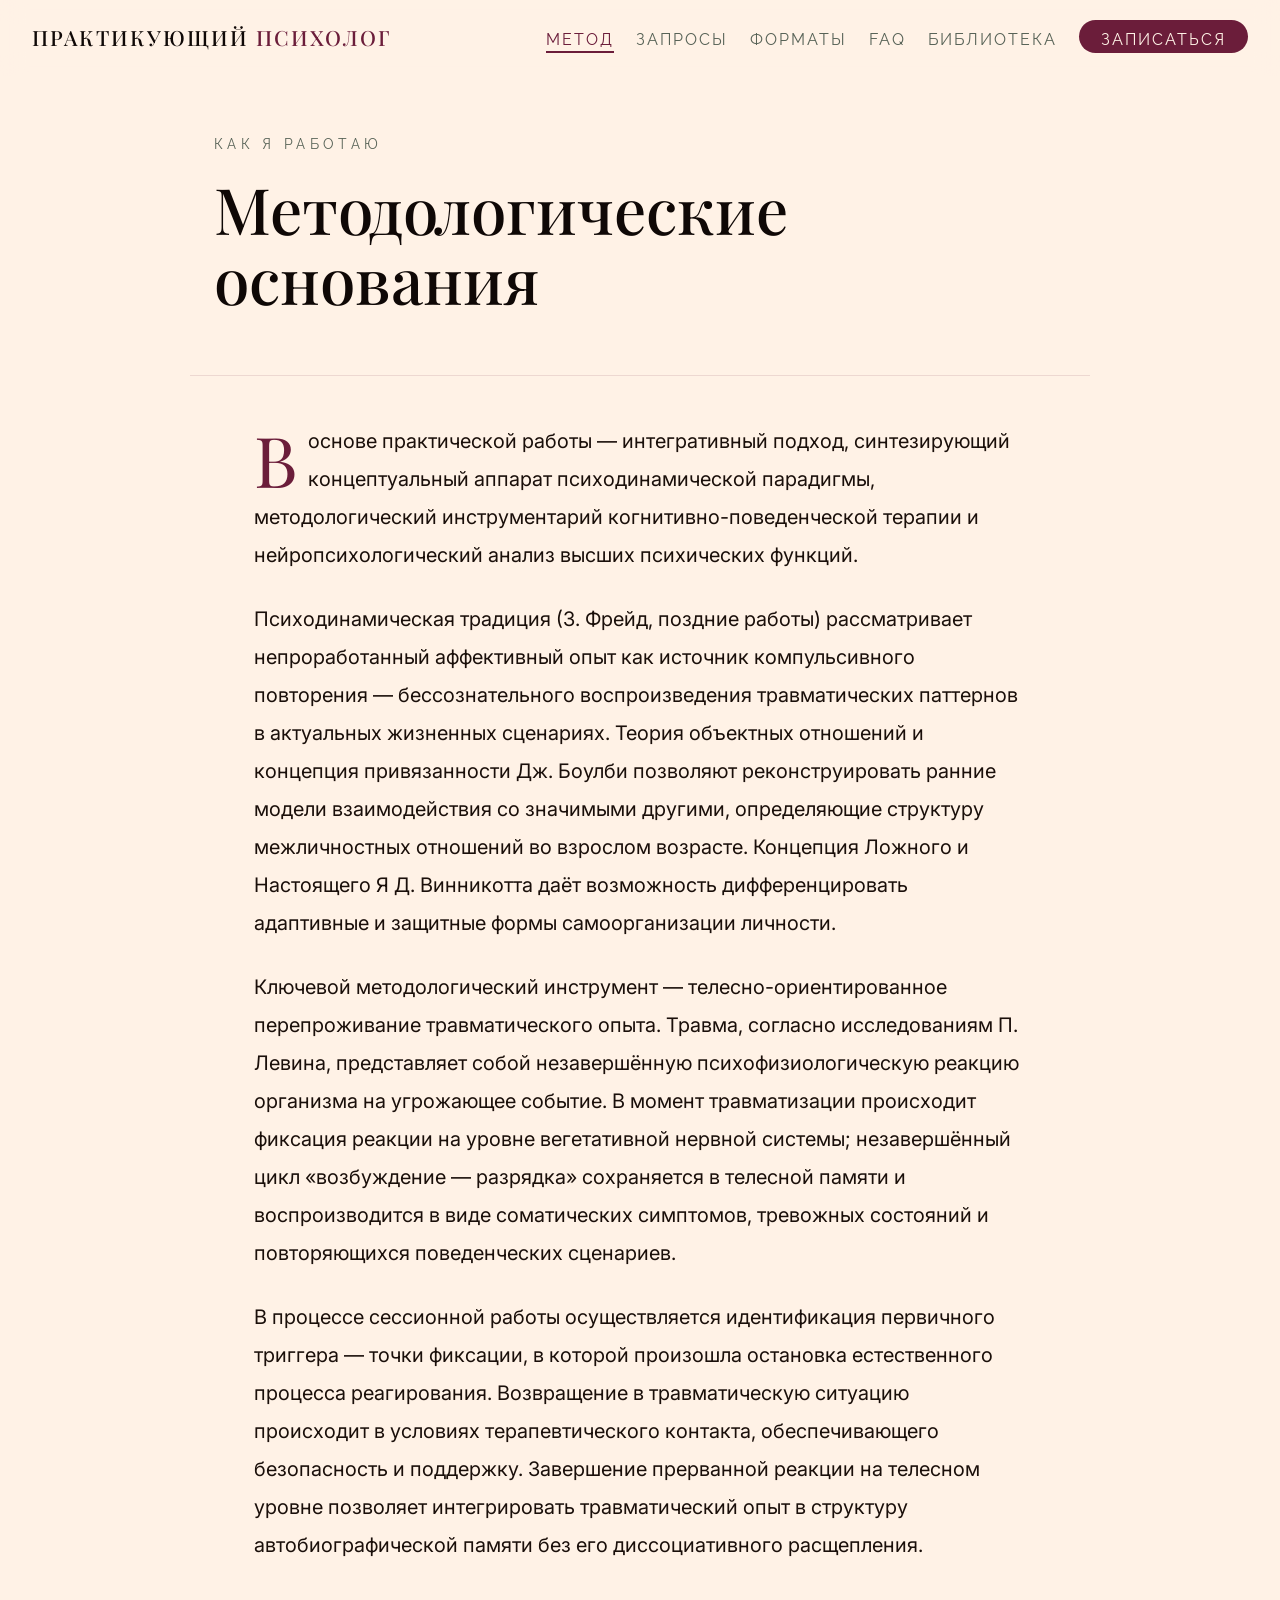
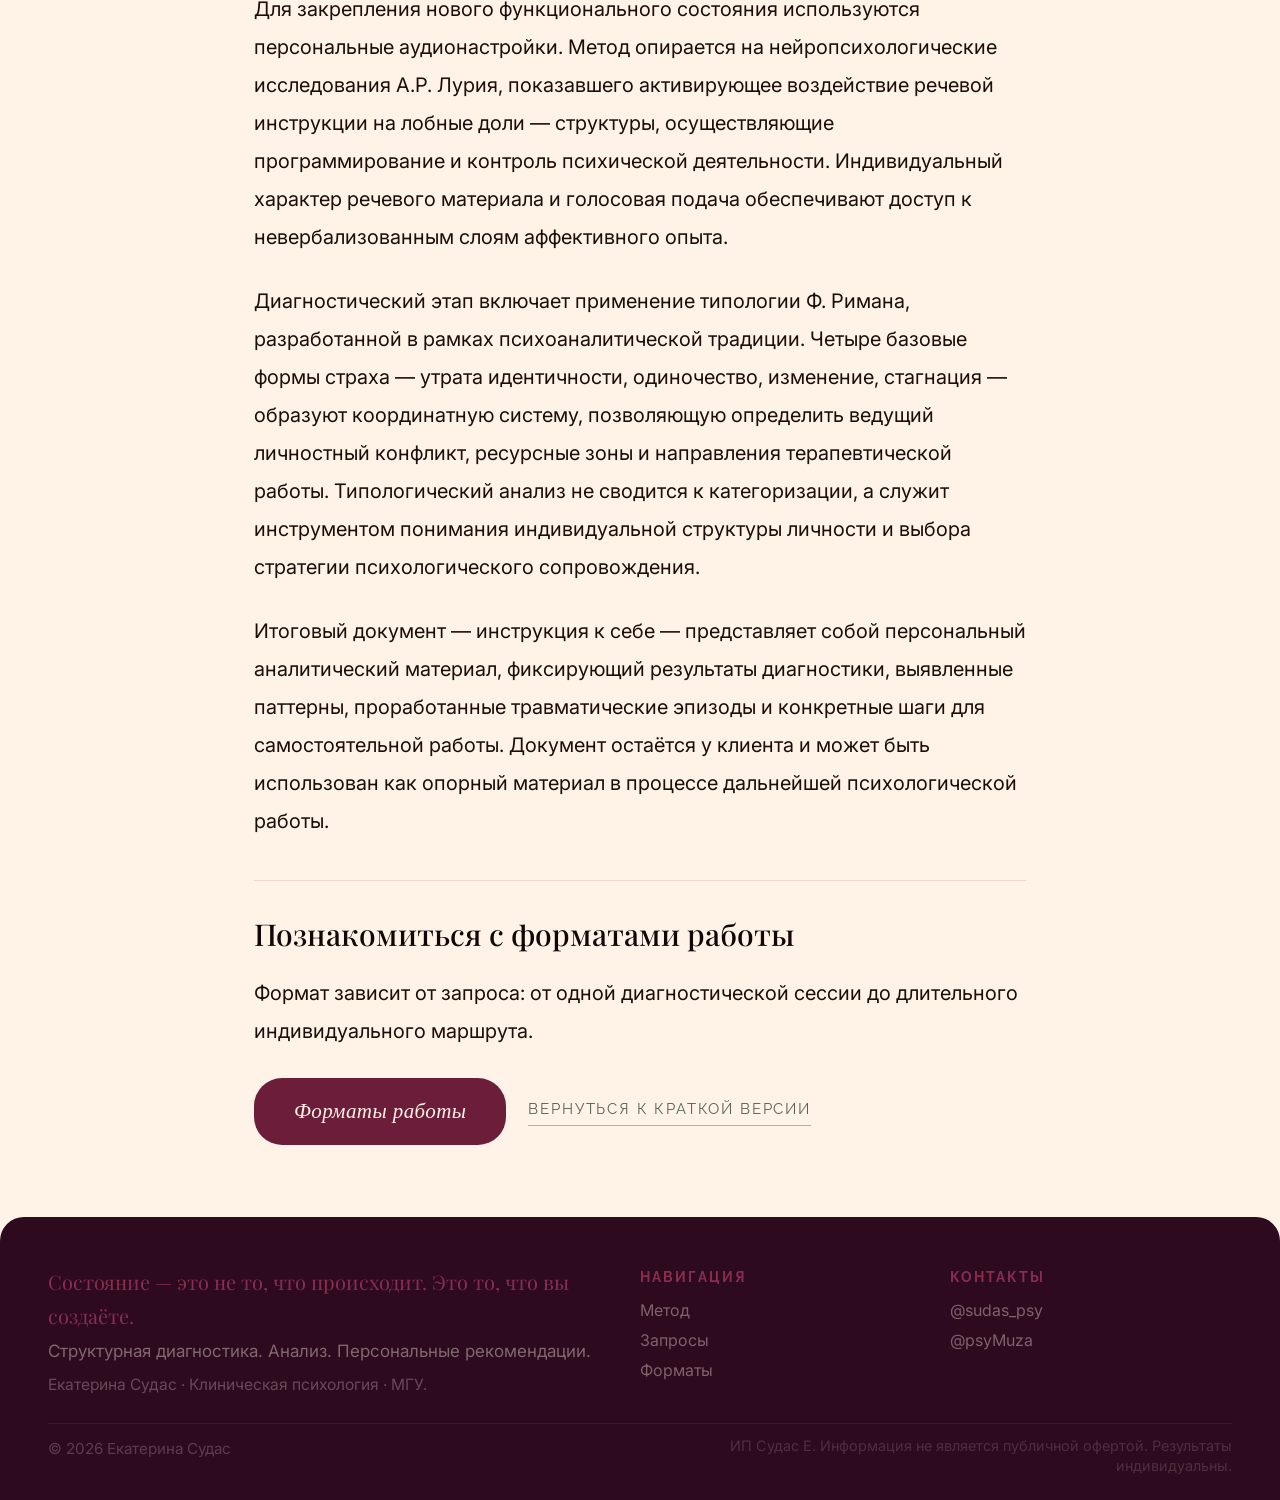
<file: method.html>
<!DOCTYPE html>
<html lang="ru">
<head>
<meta charset="UTF-8">
<meta name="viewport" content="width=device-width, initial-scale=1.0">
<title>Методологические основания — Екатерина Судас</title>
<meta name="description" content="Методологические основания психологической практики Екатерины Судас: психодинамический подход, КПТ, нейропсихология и телесная работа.">
<meta property="og:title" content="Методологические основания — Екатерина Судас">
<meta property="og:description" content="Развёрнутое описание интегративного подхода в психологическом консультировании.">
<meta property="og:type" content="article">
<meta property="og:url" content="https://ekaterinasudas.ru/method.html">
<meta property="og:image" content="https://ekaterinasudas.ru/images/pifpaf-972736e0-1d29-4f9a-a15f-eda8dec2e566.jpg">
<link rel="canonical" href="https://ekaterinasudas.ru/method.html">
<link rel="preconnect" href="https://fonts.googleapis.com">
<link rel="preconnect" href="https://fonts.gstatic.com" crossorigin>
<link href="https://fonts.googleapis.com/css2?family=Playfair+Display:ital,wght@0,400;0,500;0,600;1,400&family=Inter:wght@300;400;500;600&family=Raleway:wght@300;400;500;600&display=swap" rel="stylesheet">
<link rel="stylesheet" href="css/style.css?v=24">
<style>
.method-page{padding:132px 0 72px}
.method-hero{max-width:900px;margin:0 auto;padding:0 24px 42px;border-bottom:1px solid var(--bd)}
.method-kicker{font-family:'Raleway',sans-serif;font-size:.72rem;letter-spacing:.3em;text-transform:uppercase;color:var(--art);margin-bottom:18px}
.method-title{font-family:'Playfair Display',serif;font-size:clamp(2.2rem,5vw,4rem);font-weight:500;line-height:1.08;color:var(--td);margin-bottom:20px}
.method-article{max-width:820px;margin:0 auto;padding:46px 24px 0}
.method-article p{font-size:1rem;line-height:1.9;color:var(--tb);margin-bottom:26px}
.method-article p:first-child::first-letter{float:left;font-family:'Playfair Display',serif;font-size:3.5rem;line-height:.82;padding:9px 10px 0 0;color:var(--cr)}
.method-closing{margin-top:40px;padding-top:28px;border-top:1px solid var(--bd)}
.method-closing-title{font-family:'Playfair Display',serif;font-size:1.5rem;font-weight:500;color:var(--td);margin-bottom:14px}
.method-actions{display:flex;gap:22px;align-items:center;flex-wrap:wrap;margin-top:28px}
.method-back{font-family:'Raleway',sans-serif;font-size:.76rem;letter-spacing:.12em;text-transform:uppercase;color:var(--art);border-bottom:1px solid rgba(88,99,87,.45);padding-bottom:3px}
.method-back:hover{color:var(--cr);border-bottom-color:var(--cr)}
@media(max-width:720px){
  .method-page{padding-top:108px}
  .method-hero{padding-bottom:30px}
  .method-title{font-size:2.15rem}
  .method-article{padding-top:32px}
  .method-article p{font-size:.92rem;line-height:1.82;margin-bottom:22px}
  .method-actions{align-items:flex-start;flex-direction:column;gap:14px}
}
</style>
</head>
<body>
<header>
<nav class="nav" id="nav">
<a href="index.html" class="nl">Практикующий <span>психолог</span></a>
<ul class="nk">
<li><a href="index.html#method" class="nav-active">Метод</a></li>
<li><a href="index.html#tracks">Запросы</a></li>
<li><a href="index.html#products">Форматы</a></li>
<li><a href="index.html#faq">FAQ</a></li>
<li><a href="index.html#library">Библиотека</a></li>
<li><a href="https://t.me/sudas_psy" class="nc" target="_blank" rel="noopener">Записаться</a></li>
</ul>
<button class="mt" id="mtb" aria-label="Открыть меню"><span></span><span></span><span></span></button>
</nav>
<div class="mo" id="mo">
<a href="index.html#method">Метод</a>
<a href="index.html#tracks">Запросы</a>
<a href="index.html#products">Форматы</a>
<a href="index.html#faq">FAQ</a>
<a href="index.html#library">Библиотека</a>
<a href="https://t.me/sudas_psy" target="_blank" rel="noopener" style="color:var(--cr)">Записаться</a>
</div>
</header>

<main class="method-page">
<section class="method-hero">
<div class="method-kicker">Как я работаю</div>
<h1 class="method-title">Методологические<br>основания</h1>
</section>

<article class="method-article">
<p>В основе практической работы — интегративный подход, синтезирующий концептуальный аппарат психодинамической парадигмы, методологический инструментарий когнитивно-поведенческой терапии и нейропсихологический анализ высших психических функций.</p>

<p>Психодинамическая традиция (З. Фрейд, поздние работы) рассматривает непроработанный аффективный опыт как источник компульсивного повторения — бессознательного воспроизведения травматических паттернов в актуальных жизненных сценариях. Теория объектных отношений и концепция привязанности Дж. Боулби позволяют реконструировать ранние модели взаимодействия со значимыми другими, определяющие структуру межличностных отношений во взрослом возрасте. Концепция Ложного и Настоящего Я Д. Винникотта даёт возможность дифференцировать адаптивные и защитные формы самоорганизации личности.</p>

<p>Ключевой методологический инструмент — телесно-ориентированное перепроживание травматического опыта. Травма, согласно исследованиям П. Левина, представляет собой незавершённую психофизиологическую реакцию организма на угрожающее событие. В момент травматизации происходит фиксация реакции на уровне вегетативной нервной системы; незавершённый цикл «возбуждение — разрядка» сохраняется в телесной памяти и воспроизводится в виде соматических симптомов, тревожных состояний и повторяющихся поведенческих сценариев.</p>

<p>В процессе сессионной работы осуществляется идентификация первичного триггера — точки фиксации, в которой произошла остановка естественного процесса реагирования. Возвращение в травматическую ситуацию происходит в условиях терапевтического контакта, обеспечивающего безопасность и поддержку. Завершение прерванной реакции на телесном уровне позволяет интегрировать травматический опыт в структуру автобиографической памяти без его диссоциативного расщепления.</p>

<p>Для закрепления нового функционального состояния используются персональные аудионастройки. Метод опирается на нейропсихологические исследования А.Р. Лурия, показавшего активирующее воздействие речевой инструкции на лобные доли — структуры, осуществляющие программирование и контроль психической деятельности. Индивидуальный характер речевого материала и голосовая подача обеспечивают доступ к невербализованным слоям аффективного опыта.</p>

<p>Диагностический этап включает применение типологии Ф. Римана, разработанной в рамках психоаналитической традиции. Четыре базовые формы страха — утрата идентичности, одиночество, изменение, стагнация — образуют координатную систему, позволяющую определить ведущий личностный конфликт, ресурсные зоны и направления терапевтической работы. Типологический анализ не сводится к категоризации, а служит инструментом понимания индивидуальной структуры личности и выбора стратегии психологического сопровождения.</p>

<p>Итоговый документ — инструкция к себе — представляет собой персональный аналитический материал, фиксирующий результаты диагностики, выявленные паттерны, проработанные травматические эпизоды и конкретные шаги для самостоятельной работы. Документ остаётся у клиента и может быть использован как опорный материал в процессе дальнейшей психологической работы.</p>

<div class="method-closing">
<h2 class="method-closing-title">Познакомиться с форматами работы</h2>
<p>Формат зависит от запроса: от одной диагностической сессии до длительного индивидуального маршрута.</p>
<div class="method-actions">
<a href="index.html#products" class="hbtn">Форматы работы</a>
<a href="index.html#method" class="method-back">Вернуться к краткой версии</a>
</div>
</div>
</article>
</main>

<footer><div class="cw"><div class="fg">
<div><div class="fbn">Состояние — это не то, что происходит. Это то, что вы создаёте.</div><div class="ftg">Структурная диагностика. Анализ. Персональные рекомендации.</div><div class="fds">Екатерина Судас · Клиническая психология · МГУ.</div></div>
<div class="fcol"><h4>Навигация</h4><a href="index.html#method">Метод</a><a href="index.html#tracks">Запросы</a><a href="index.html#products">Форматы</a></div>
<div class="fcol"><h4>Контакты</h4><a href="https://t.me/sudas_psy" target="_blank" rel="noopener">@sudas_psy</a><a href="https://t.me/psyMuza" target="_blank" rel="noopener">@psyMuza</a></div>
</div><div class="fbt"><div class="fcp">© 2026 Екатерина Судас</div><div class="flg">ИП Судас Е. Информация не является публичной офертой. Результаты индивидуальны.</div></div></div></footer>

<script>
(function(){
  var nav=document.getElementById('nav');
  var button=document.getElementById('mtb');
  var menu=document.getElementById('mo');
  window.addEventListener('scroll',function(){if(nav)nav.classList.toggle('sc',window.scrollY>50)},{passive:true});
  if(button&&menu)button.addEventListener('click',function(){menu.classList.toggle('open')});
  if(menu)Array.from(menu.getElementsByTagName('a')).forEach(function(link){link.addEventListener('click',function(){menu.classList.remove('open')})});
})();
</script>
</body>
</html>
</file>
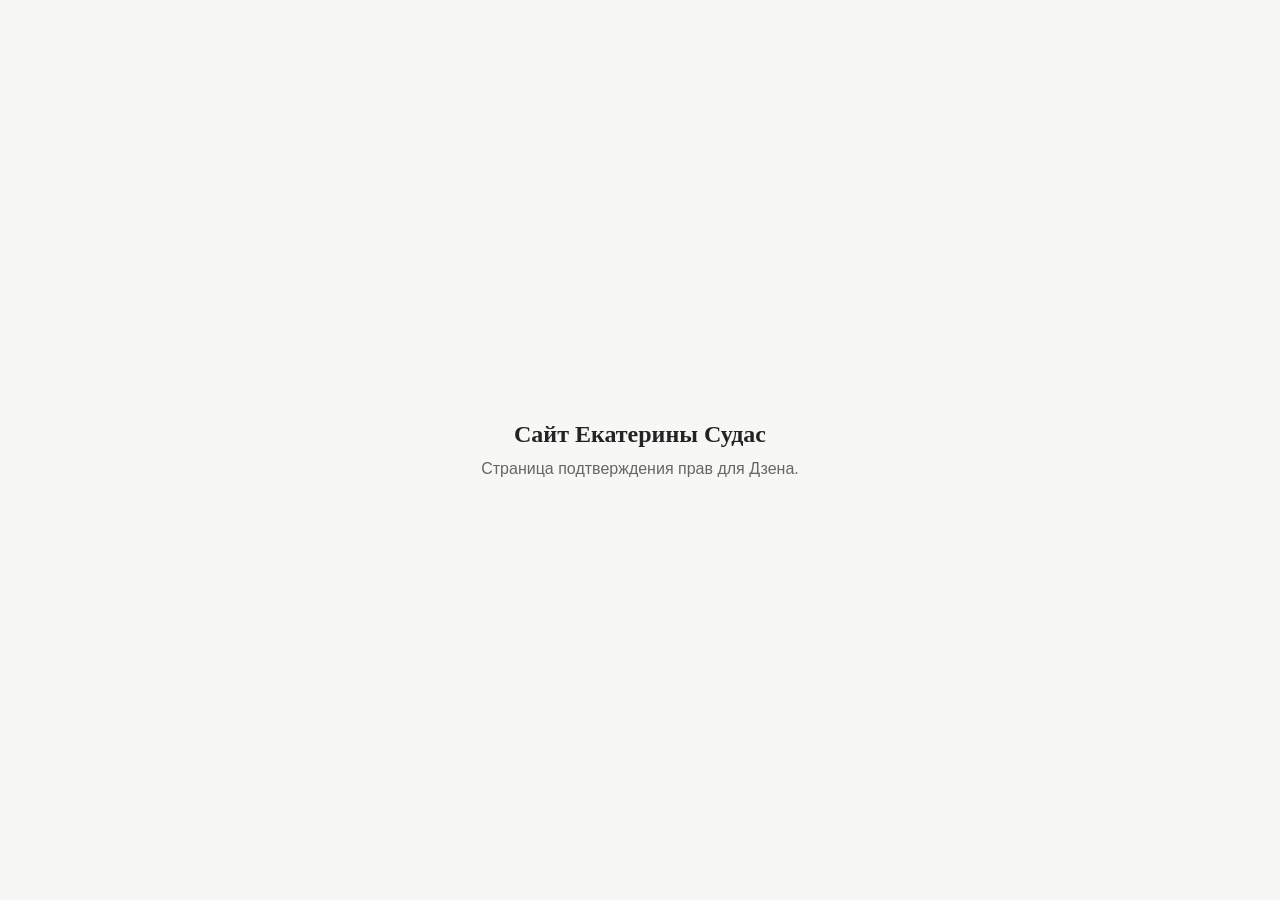
<file: zen_Sz0C9BSn9FvoP4N0TDEj3UkqOVH8B4aNCutZpy6xO879xdtqJ6MTd7ERQxKTw0Zl.html>
<!doctype html>
<html lang="ru">
<head>
  <meta charset="utf-8">
  <meta name="viewport" content="width=device-width, initial-scale=1">
  <meta name="zen-verification" content="Sz0C9BSn9FvoP4N0TDEj3UkqOVH8B4aNCutZpy6xO879xdtqJ6MTd7ERQxKTw0Zl" />
  <title>Подтверждение сайта</title>
  <style>
    body {
      min-height: 100vh;
      margin: 0;
      display: grid;
      place-items: center;
      background: #f7f7f5;
      color: #242424;
      font: 16px/1.5 Arial, sans-serif;
      text-align: center;
    }
    main { padding: 32px; }
    h1 { margin: 0 0 8px; font: 600 24px/1.25 Georgia, serif; }
    p { margin: 0; color: #666; }
  </style>
</head>
<body>
  <main>
    <h1>Сайт Екатерины Судас</h1>
    <p>Страница подтверждения прав для Дзена.</p>
  </main>
</body>
</html>
</file>
<file: css/style.css>
*,*::before,*::after{margin:0;padding:0;box-sizing:border-box}
:root{--cream:#fff2e6;--cream-d:#f5e6d3;--art:#586357;--art-l:#6e7a6d;--gd:#1a5c18;--cr:#6B1D3A;--cr-l:#8A2E50;--cab:#4A0E28;--mul:#2D0A1E;--td:#0f0806;--tb:#1a0f0a;--tm:#4a3830;--tl:#5a4a40;--bd:rgba(107,29,58,.12)}
html{scroll-behavior:smooth;font-size:20px;max-width:100%;overflow-x:hidden;overscroll-behavior-x:none;touch-action:pan-y pinch-zoom}
body{font-family:'Inter',system-ui,sans-serif;background:var(--cream);color:var(--tb);max-width:100%;overflow-x:hidden;overscroll-behavior-x:none;touch-action:pan-y pinch-zoom;font-size:1rem;line-height:1.7;font-weight:400}
@media(min-width:1400px){html{font-size:22px}}
@media(min-width:1800px){html{font-size:24px}}
@media(max-width:480px){html{font-size:20px}}
img{max-width:100%;display:block}a{color:var(--cr);text-decoration:none}
#pc{display:none}
.nav{position:fixed;top:0;left:0;right:0;z-index:100;padding:20px 32px;display:flex;justify-content:space-between;align-items:center;transition:all .5s;background:rgba(255,242,230,.6);backdrop-filter:blur(12px)}
.nav.sc{background:rgba(255,242,230,.95);backdrop-filter:blur(20px);padding:14px 40px;box-shadow:0 2px 20px rgba(40,13,8,.06)}
.nl{font-family:'Playfair Display',serif;font-size:1.05rem;font-weight:500;color:var(--td);letter-spacing:2px;text-transform:uppercase}.nl span{color:var(--cr)}
.nk{display:flex;gap:22px;list-style:none;align-items:center}
.nk a{font-family:'Raleway',sans-serif;font-size:.78rem;font-weight:400;letter-spacing:2px;text-transform:uppercase;color:var(--art);transition:color .3s,border-color .3s;border-bottom:2px solid transparent;padding-bottom:2px}.nk a:hover{color:var(--td)}.nk a.nav-active{color:var(--cr);border-bottom-color:var(--cr)}
.nc{font-size:.8rem!important;font-weight:500;letter-spacing:2px;color:var(--cream)!important;background:var(--cr);border:none;padding:10px 22px;border-radius:24px;transition:all .4s;font-family:'Playfair',serif}.nc:hover{background:var(--cr-l);color:var(--cream)!important;box-shadow:0 4px 16px rgba(107,29,58,.2)}
section{position:relative;z-index:1;padding:40px 0}
.c{max-width:1080px;margin:0 auto;padding:0 24px}.cw{max-width:1280px;margin:0 auto;padding:0 24px}
.sl{font-family:'Raleway',sans-serif;font-size:.72rem;letter-spacing:.3em;text-transform:uppercase;color:var(--art);margin-bottom:12px}
.st{font-family:'Playfair Display',serif;font-size:clamp(1.6rem,3vw,2.4rem);font-weight:500;color:var(--td);line-height:1.25;margin-bottom:12px}.st em{font-style:italic;color:var(--cr)}
.ss{font-size:1.05rem;color:var(--tb);font-weight:400;max-width:none;line-height:1.8;margin-bottom:24px}
.sd{width:60px;height:2px;background:linear-gradient(to right,transparent,var(--cr),transparent);margin:0 0 20px;border-radius:2px}
.tc{text-align:center}.tc .sd,.tc .ss{margin-left:auto;margin-right:auto}
.reveal{opacity:0;transform:translateY(40px) scale(0.97);transition:opacity .8s cubic-bezier(.4,0,.2,1),transform .8s cubic-bezier(.4,0,.2,1);animation:reveal-fallback 0s .1s forwards}
.reveal.v{opacity:1;transform:translateY(0) scale(1);animation:none}
@keyframes reveal-fallback{to{opacity:1;transform:translateY(0)}}
.reveal-child{opacity:0;transform:translateY(24px) scale(0.96);transition:opacity .6s cubic-bezier(.4,0,.2,1),transform .6s cubic-bezier(.4,0,.2,1)}
.reveal-child.v{opacity:1;transform:translateY(0) scale(1)}
/* HERO */
.hero{min-height:100vh;display:flex;align-items:center;justify-content:center;padding:0 24px}
.hero-inner{max-width:1200px;margin:0 auto;display:grid;grid-template-columns:1fr 1.2fr;gap:44px;align-items:center}
.hero-photo{position:relative;animation:fu .8s .2s both}
.hero-photo img{width:100%;filter:grayscale(0.15) contrast(1.02);border-radius:16px;box-shadow:0 16px 48px rgba(107,29,58,.12),0 4px 12px rgba(0,0,0,.04)}
.hero-photo::before{content:'';position:absolute;top:-12px;left:-12px;right:-12px;bottom:-12px;border-radius:20px;border:1px solid rgba(107,29,58,.06);z-index:-1}
.hero-photo::after{display:none}
.hero-text .hey{font-family:'Raleway',sans-serif;font-size:.72rem;letter-spacing:.3em;text-transform:uppercase;color:var(--art);margin-bottom:18px}
.hero-text h1{font-family:'Playfair Display',serif;font-size:clamp(2rem,4vw,3rem);font-weight:500;color:var(--td);margin-bottom:4px}
.hero-text .hti{font-family:'Raleway',sans-serif;font-size:.75rem;letter-spacing:.12em;text-transform:uppercase;color:var(--tm);margin-bottom:24px}
.hero-text .hsl{font-family:'Playfair Display',serif;font-size:clamp(1.2rem,2.5vw,1.9rem);font-weight:500;font-style:italic;color:var(--cr);margin-bottom:6px}
.hero-text .hsub{font-size:1rem;color:var(--td);font-weight:400;margin-bottom:20px}
.hero-text .hcore{font-size:1rem;color:var(--tb);line-height:1.75;margin-bottom:24px}.hero-text .hcore em{color:var(--cr);font-style:italic;font-family:'Playfair Display',serif}
.hbtn{display:inline-block;background:var(--cr);color:var(--cream);padding:16px 40px;font-family:'Playfair',serif;font-size:1.05rem;font-weight:500;font-style:italic;transition:all .4s;border-radius:28px;letter-spacing:.02em;animation:none}
@keyframes softPulse{0%,100%{box-shadow:0 4px 16px rgba(107,29,58,.12)}50%{box-shadow:0 8px 32px rgba(107,29,58,.2)}}
.hbtn:hover{background:var(--cr-l);box-shadow:0 8px 28px rgba(107,29,58,.2);transform:translateY(-2px)}
.hbtn-g{color:var(--art);border-bottom-color:var(--art)}.hbtn-g:hover{color:var(--art-l)}
.route-btn{display:inline-block;background:none;color:var(--cr);padding:14px 0;font-family:'Playfair',serif;font-size:1.1rem;font-weight:500;font-style:italic;transition:color .3s;border:none;border-bottom:1px solid var(--cr)}
.route-btn:hover{color:var(--cr-l)}
/* TWO VISUAL ELEMENTS */
.vis-duo{display:grid;grid-template-columns:1fr 1fr;gap:36px;align-items:center;max-width:860px;margin:0 auto}
.orbit-system{position:relative;width:300px;height:300px;margin:0 auto;overflow:visible;background:radial-gradient(circle,rgba(255,242,230,.3) 0%,transparent 70%)}
.oc{position:absolute;top:50%;left:50%;transform:translate(-50%,-50%);width:22px;height:22px;background:#7A2845;border-radius:50%;box-shadow:0 0 20px rgba(168,62,62,.7),0 0 44px rgba(107,29,58,.4),0 0 70px rgba(40,13,8,.2);animation:corepulse 3s ease-in-out infinite}
.or{position:absolute;top:50%;left:50%;border-radius:50%;z-index:1}
/* Ring 1 — cranberry, fast */
.or:nth-child(2){width:90px;height:90px;margin:-45px 0 0 -45px;border:2px solid #7A2845;animation:os 10s linear infinite;box-shadow:0 0 16px rgba(168,62,62,.25)}
/* Ring 2 — artichoke, medium reverse */
.or:nth-child(3){width:155px;height:155px;margin:-77px 0 0 -77px;border:2px solid #488244;animation:os 18s linear infinite reverse;box-shadow:0 0 14px rgba(72,130,68,.2)}
/* Ring 3 — green bean, slow */
.or:nth-child(4){width:220px;height:220px;margin:-110px 0 0 -110px;border:1.5px solid rgba(20,90,15,.4);animation:os 28s linear infinite;box-shadow:0 0 10px rgba(20,90,15,.12)}
/* Ring 4 — cabernet, very slow reverse */
.or:nth-child(5){width:285px;height:285px;margin:-142px 0 0 -142px;border:1px dashed rgba(61,0,0,.2);animation:os 40s linear infinite reverse}
/* Cranberry dots */
.od{position:absolute;width:10px;height:10px;background:#7A2845;border-radius:50%;box-shadow:0 0 16px rgba(168,62,62,.7);animation:dotpulse 2s ease-in-out infinite}
.or:nth-child(2) .od{top:-4px;left:50%;margin-left:-4px;animation-delay:0s}
.or:nth-child(3) .od{top:50%;right:-4px;margin-top:-4px;animation-delay:.5s}
.or:nth-child(4) .od{bottom:-4px;left:50%;margin-left:-4px;animation-delay:1s}
.or:nth-child(5) .od{top:30%;left:-4px;animation-delay:1.5s}
/* Artichoke dots */
.og{position:absolute;width:8px;height:8px;background:#488244;border-radius:50%;box-shadow:0 0 12px rgba(72,130,68,.6);animation:dotpulse 2.5s ease-in-out infinite}
.or:nth-child(2) .og{bottom:-3px;left:30%;animation-delay:.3s}
.or:nth-child(3) .og{top:15%;left:-3px;animation-delay:.8s}
.or:nth-child(4) .og{top:-3px;right:25%;animation-delay:1.3s}
.or:nth-child(5) .og{bottom:20%;right:-3px;animation-delay:1.8s}
/* Mulled wine dots (new!) */
.omw{position:absolute;width:7px;height:7px;background:#5a1a12;border-radius:50%;box-shadow:0 0 10px rgba(90,26,18,.6);animation:dotpulse 3s ease-in-out infinite}
.or:nth-child(2) .omw{top:50%;left:-2px;margin-top:-2px;animation-delay:.6s}
.or:nth-child(3) .omw{bottom:-2px;right:35%;animation-delay:1.1s}
.or:nth-child(4) .omw{top:25%;right:-2px;animation-delay:1.6s}
/* Labels with gentle float */
.ol{position:absolute;font-family:'Playfair Display',serif;font-size:1rem;font-style:italic;font-weight:500;white-space:nowrap;animation:float 6s ease-in-out infinite;z-index:2}
.ol:nth-child(6){top:50%;left:-54px;margin-top:-10px;color:#7A2845;font-weight:600;animation-delay:0s}
.ol:nth-child(7){top:-24px;left:0;right:0;text-align:center;color:#3a6b36;font-weight:600;animation-delay:1s}
.ol:nth-child(8){bottom:20px;left:0;right:0;text-align:center;color:#145a0f;font-weight:600;animation-delay:2s}
.vis-label{font-family:'Playfair Display',serif;font-size:.82rem;color:var(--td);text-align:center;margin-top:14px;font-weight:500;position:relative;z-index:2}
/* STATE ELEMENT */
.state-el{position:relative;width:240px;height:240px;margin:0 auto}
.state-core{position:absolute;top:50%;left:50%;transform:translate(-50%,-50%);width:50px;height:50px;border-radius:50%;background:linear-gradient(135deg,var(--cr),var(--art));opacity:.25;animation:pulse 4s ease-in-out infinite,glow 3s ease-in-out infinite}
.sr{position:absolute;top:50%;left:50%;border-radius:50%;border:1px dashed}


.stag{position:absolute;font-family:'Raleway',sans-serif;font-size:.7rem;letter-spacing:.1em;text-transform:uppercase;padding:4px 10px;border-radius:10px;white-space:nowrap;animation:float 5s ease-in-out infinite,drift 8s ease-in-out infinite;transition:all .3s}
.stag:hover{transform:scale(1.15)}
.stag.from{background:rgba(107,29,58,.1);color:var(--cr)}
.stag.to{background:rgba(88,99,87,.1);color:var(--gd)}
.s1{top:6%;left:8%;animation-delay:0s}.s2{top:18%;right:3%;animation-delay:1s}
.s3{bottom:28%;left:0;animation-delay:2s}.s4{top:3%;right:18%;animation-delay:.5s}
.s5{bottom:12%;right:8%;animation-delay:1.5s}.s6{bottom:3%;left:18%;animation-delay:2.5s}
.state-arrow{position:absolute;top:50%;left:50%;transform:translate(-50%,-50%);font-family:'Playfair Display',serif;font-size:1.3rem;color:var(--cr);animation:pulse 3s ease-in-out infinite}
/* DARK SEC */
.sec-dk{padding:40px 0}
.sec-dk .sl{color:var(--art)}.sec-dk .st{color:var(--td)}.sec-dk .st em{color:var(--cr)}.sec-dk .ss{color:var(--tm)}
.sec-dk .card{}.sec-dk .card:hover{}
.sec-dk .card .ct{color:var(--td)}.sec-dk .card .cd{color:var(--tm)}
/* ART SEC */
.sec-at{padding:40px 0}
.sec-at .sl{color:var(--art)}.sec-at .st{color:var(--td)}.sec-at .ss{color:var(--tm)}
/* CARDS */
.card{background:rgba(255,255,255,.4);border:none;border-radius:16px;padding:28px 24px;transition:all .4s;box-shadow:0 2px 12px rgba(107,29,58,.04)}
.card:hover{box-shadow:0 8px 28px rgba(107,29,58,.08);transform:translateY(-3px)}
.card .cn{font-family:'Playfair Display',serif;font-size:1.5rem;color:var(--cream-d);margin-bottom:6px}
.card:hover .cn{color:rgba(107,29,58,.12)}
.card .ct{font-family:'Playfair Display',serif;font-size:.92rem;font-weight:600;color:var(--td);margin-bottom:5px}
.card .cd{font-size:.8rem;color:var(--tm);line-height:1.6}
/* EXPAND */
details.ex{margin-bottom:8px;background:rgba(255,255,255,.3);border-radius:12px;padding:4px 16px;transition:all .3s}details.ex[open]{background:rgba(255,255,255,.5);box-shadow:0 2px 12px rgba(107,29,58,.04)}details.ex summary{cursor:pointer;font-family:'Raleway',sans-serif;font-size:.85rem;letter-spacing:.08em;color:var(--cr);padding:10px 0;border:none;list-style:none}
details.ex summary::-webkit-details-marker{display:none}
details.ex .eb{padding:12px 0;font-size:.95rem;color:var(--tb);line-height:1.8;transform-origin:top}details.ex .eb p{margin-bottom:10px}
@keyframes revealContent{from{opacity:0;transform:scaleY(0.8) translateY(-10px)}to{opacity:1;transform:scaleY(1) translateY(0)}}
/* PRODUCTS */
.prod{background:rgba(255,255,255,.45);border:none;border-radius:16px;padding:28px 24px;display:flex;flex-direction:column;box-shadow:0 2px 12px rgba(107,29,58,.04)}
#products .g3>.prod:first-child{border:2px solid var(--cr-l)}
.prod.pf{border:1px solid rgba(168,62,62,.15);box-shadow:0 4px 16px rgba(168,62,62,.06)}
.prod .pt{font-family:'Raleway',sans-serif;font-size:.72rem;letter-spacing:.18em;text-transform:uppercase;color:var(--art)}
.prod .pn{font-family:'Playfair Display',serif;font-size:1.15rem;color:var(--td);font-weight:600;margin:5px 0 3px}.prod .pn em{color:var(--cr)}
.prod .pp{font-size:.84rem;color:var(--cr);font-weight:500;margin-bottom:4px}
.prod .pd{font-size:.88rem;color:var(--tm);line-height:1.55;margin-bottom:8px}
.prod .pd .pd-more{display:none;margin-top:8px}.prod .pd .pd-more.open{display:block}
.pd-toggle{display:inline-block;margin-top:10px;font-family:'Raleway',sans-serif;font-size:.74rem;letter-spacing:.08em;text-transform:uppercase;color:var(--cr);cursor:pointer;border:none;background:none;padding:0;transition:opacity .3s}.pd-toggle:hover{opacity:.7}
.vid-slot{margin-top:14px;background:rgba(168,62,62,.03);border:none;border-radius:12px;padding:14px 0;text-align:center;cursor:pointer;transition:all .4s}
.vid-slot:hover{background:rgba(168,62,62,.06)}
.vid-play{width:36px;height:36px;border-radius:50%;background:var(--cr);display:inline-flex;align-items:center;justify-content:center;margin-bottom:6px;box-shadow:0 4px 12px rgba(107,29,58,.15)}
.vid-play::after{content:'';border-left:10px solid var(--cream);border-top:6px solid transparent;border-bottom:6px solid transparent;margin-left:2px}
.vid-link-card{position:relative;display:block;overflow:hidden;padding:0;width:100%;aspect-ratio:9/16;color:inherit;text-decoration:none;background:rgba(107,29,58,.04);border:0;border-radius:12px;font:inherit}
.vid-link-card:hover{background:rgba(107,29,58,.08);transform:translateY(-1px)}
.vid-link-card .vid-poster{display:block;width:100%;height:100%;object-fit:cover;object-position:center;border-radius:12px;filter:saturate(.95) contrast(1.02)}
.vid-link-card .vid-play{position:absolute;left:50%;top:50%;transform:translate(-50%,-50%);width:48px;height:48px;margin:0}
.vid-link-card .vid-label{position:absolute;left:0;right:0;bottom:0;display:block;padding:34px 12px 12px;background:linear-gradient(to top,rgba(0,0,0,.46),rgba(0,0,0,0));font-family:'Raleway',sans-serif;font-size:.74rem;letter-spacing:.08em;text-transform:uppercase;color:#fff}
.vid-link-card.is-playing{background:#000;transform:none}
.vid-link-card.is-playing .vid-iframe{display:block;width:100%;height:100%;border:0;border-radius:12px;background:#000}
.vid-native{display:block;width:100%;aspect-ratio:9/16;margin-top:14px;border:0;border-radius:12px;background:#000;object-fit:cover}
.vid-label{font-family:'Raleway',sans-serif;font-size:.72rem;letter-spacing:.12em;text-transform:uppercase;color:var(--tm)}
/* CASE */
.caseblk{background:none;border:none;border-top:1px solid rgba(107,29,58,.06);padding:16px 0;max-width:840px;margin:0 auto}
.casetop{display:flex;justify-content:space-between;align-items:baseline;margin-bottom:10px;flex-wrap:wrap;gap:6px}
.casebdg{font-family:'Raleway',sans-serif;font-size:.72rem;letter-spacing:.18em;text-transform:uppercase;color:var(--cr);border:1px solid var(--cr);padding:3px 10px}
.casecl{font-family:'Playfair Display',serif;font-size:1rem;color:var(--cr)}
.caseq{font-family:'Playfair Display',serif;font-size:.95rem;font-style:italic;color:var(--td);line-height:1.7;margin-bottom:14px;padding-left:12px;border-left:2px solid var(--mul)}
.cg{display:grid;grid-template-columns:1fr 1fr;gap:12px}
.cc{padding:8px 0;border-top:1px solid rgba(107,29,58,.1)}
.clbl{font-family:'Raleway',sans-serif;font-size:.72rem;letter-spacing:.14em;text-transform:uppercase;color:var(--art);margin-bottom:3px}
.cc p{font-size:.82rem;color:var(--tm);line-height:1.55;margin:0}
.cnote{margin-top:12px;font-size:.72rem;color:var(--tl);font-style:italic}
/* BOOKS */
.books{display:grid;grid-template-columns:1fr 1fr;gap:12px;margin-top:14px}
.book{border:none;border-top:1px solid rgba(107,29,58,.06);background:none;transition:all .3s}.book[open]{border-top-color:var(--cr)}
.bcover{cursor:pointer;padding:18px 14px;list-style:none}.bcover::-webkit-details-marker{display:none}
.bseries{font-family:'Raleway',sans-serif;font-size:.72rem;letter-spacing:.14em;text-transform:uppercase;color:var(--art);margin-bottom:5px}
.btitle{font-family:'Playfair Display',serif;font-size:.95rem;color:var(--td);font-weight:600;margin-bottom:4px}
.bwhen{font-size:.78rem;color:var(--cr);font-style:italic;margin-bottom:5px}
.btap{font-size:.75rem;color:var(--art);margin-top:5px}
.bcont{padding:0 14px 14px}.bch{font-family:'Playfair Display',serif;font-size:.86rem;font-weight:600;color:var(--td);margin:10px 0 4px}
.bcont p{font-size:.8rem;color:var(--tm);line-height:1.6;margin-bottom:7px}
.bcq{font-family:'Playfair Display',serif;font-style:italic;font-size:.84rem;color:var(--cr);padding-left:10px;border-left:2px solid var(--mul);margin-top:8px}
/* TRACKS */
.rc{background:rgba(255,255,255,.35);border:none;border-radius:16px;padding:24px 20px;margin-bottom:12px;box-shadow:0 2px 12px rgba(107,29,58,.04)}
.rc h3{font-family:'Playfair Display',serif;font-size:1.02rem;color:var(--td);font-weight:600;margin-bottom:8px}
.ri-detail{margin-bottom:4px}
.ri-detail::-webkit-details-marker{display:none}
.ri{font-family:'Playfair Display',serif;font-size:.86rem;font-style:italic;color:var(--tm);line-height:1.6;padding:8px 12px;border-left:2px solid rgba(107,29,58,.08);border-radius:0 8px 8px 0;background:rgba(255,255,255,.3);transition:all .3s;cursor:pointer;list-style:none}
.ri::-webkit-details-marker{display:none}
.ri:hover{background:rgba(168,62,62,.04);border-left-color:var(--cr)}
.ri-detail[open] .ri{border-left-color:var(--cr);background:rgba(168,62,62,.04);color:var(--td)}
.ri-exp{font-family:'Inter',system-ui,sans-serif;font-size:.78rem;font-style:normal;color:var(--tm);line-height:1.65;padding:8px 12px 12px;animation:fu .4s both}
/* SERIAL — SYNAPSE NODES */
.sn{position:absolute;border-radius:50%;animation:dotpulse 2s ease-in-out infinite;pointer-events:none}
.sn-r{background:#c04848;box-shadow:0 0 14px rgba(192,72,72,.7)}
.sn-g{background:#6a7d68;box-shadow:0 0 14px rgba(106,125,104,.7)}
.sn-gold{background:#e0b840;box-shadow:0 0 14px rgba(224,184,64,.6);animation:dotpulse 2.5s ease-in-out infinite,float 5s ease-in-out infinite}
/* SERIAL — ENTRY BUTTON WITH PARTICLES */
.serial-entry{position:relative;max-width:500px;margin:0 auto 20px;padding:10px;text-align:center}
.serial-entry .serial-btn-main{position:relative;z-index:10;cursor:pointer}
.serial-entry-wrap{position:relative;display:inline-flex;align-items:center;gap:20px}
.serial-icon{width:44px;height:64px;opacity:.7}
.serial-icon-f{fill:var(--cr)}
.serial-icon-m{fill:var(--gd)}
.serial-btn-main{font-family:'Playfair Display',serif;font-size:clamp(1.2rem,3vw,1.6rem);font-weight:500;color:var(--cr);padding:20px 0;border:none;background:none;transition:color .3s,text-shadow .3s;position:relative;z-index:20;cursor:pointer;list-style:none}
.serial-btn-main:hover{color:var(--cr-l);text-shadow:0 0 30px rgba(107,29,58,.3)}
.serial-btn-main::-webkit-details-marker{display:none}
.serial-sub{font-family:'Raleway',sans-serif;font-size:.72rem;letter-spacing:.16em;text-transform:uppercase;color:var(--tl);margin-top:8px}
/* Floating particles */
.sp{position:absolute;border-radius:50%;pointer-events:none;z-index:1}
.sp-r{background:var(--cr);opacity:.2}
.sp-g{background:var(--gd);opacity:.2}
.sp-gold{background:#d4a840;opacity:.25}
@keyframes sparkFloat{
  0%{transform:translate(0,0) scale(1);opacity:.15}
  25%{transform:translate(var(--dx1),var(--dy1)) scale(1.3);opacity:.4}
  50%{transform:translate(var(--dx2),var(--dy2)) scale(.8);opacity:.25}
  75%{transform:translate(var(--dx3),var(--dy3)) scale(1.1);opacity:.35}
  100%{transform:translate(0,0) scale(1);opacity:.15}
}
.sp{animation:sparkFloat var(--dur) ease-in-out infinite var(--del)}
/* Episode button */
.ep-btn{font-family:'Playfair Display',serif;font-size:1rem;font-weight:500;color:var(--cr);padding:14px 0;border:none;background:none;cursor:pointer;transition:color .3s;display:block;text-align:center}
.ep-btn:hover{color:var(--cr-l)}
/* STORY — paragraph as details/summary */
p.sap{font-family:'Inter',system-ui,sans-serif;font-size:1.05rem;color:var(--td);line-height:2;margin:0 0 4px}
.tn{display:block;background:rgba(168,62,62,.03);border-left:3px solid var(--cr);padding:16px 16px;margin:8px 0 4px;font-family:'Raleway',sans-serif;font-size:.95rem;color:var(--td);line-height:1.8;border-radius:0 12px 12px 0}
.tn p{margin-bottom:8px;font-family:'Raleway',sans-serif;font-size:.95rem}
.tn .nb{font-size:.85rem;color:var(--cr);margin-top:10px}
.trig{background:none;color:var(--cr);padding:0;border-radius:0;font-weight:inherit;border-bottom:1px dotted rgba(107,29,58,.35)}
@media(max-width:480px){p.sap{font-size:1rem;line-height:1.85}}
/* LETTER BUTTON — sparkle */
.letter-btn{list-style:none;cursor:pointer;display:block;text-align:center;padding:20px 0;border:none;font-family:'Playfair Display',serif;font-size:clamp(1rem,2.5vw,1.3rem);font-weight:500;color:var(--cr);transition:color .3s,text-shadow .3s;font-style:italic}
.letter-btn:hover{color:var(--cr-l);text-shadow:0 0 30px rgba(107,29,58,.3)}
.letter-btn::-webkit-details-marker{display:none}
.letter-wrap{display:none;margin:0;padding:0;text-align:left;animation:fu .6s both;background:none;border:none}
.letter-wrap.open{display:block}
.letter-photo{width:200px;height:auto;float:right;margin:0 0 14px 16px;opacity:.9}
.letter-text{font-family:'Playfair Display',serif;font-size:1.1rem;color:var(--td);line-height:2;font-style:italic;padding:0}
.letter-text p{margin-bottom:16px}
.letter-sign{font-family:'Playfair Display',serif;font-size:1.1rem;color:var(--cr);font-style:italic;margin-top:24px;text-align:right}
.letter-close{font-size:.76rem;color:var(--tl);cursor:pointer;text-align:center;margin-top:14px}
.letter-close:hover{color:var(--cr)}
@media(max-width:480px){.letter-photo{width:140px;margin:0 0 10px 12px}.letter-text{font-size:1.05rem;line-height:1.95}}
.ep{max-width:640px;margin:0 auto 20px}
.ep-title{font-family:'Playfair Display',serif;font-size:1rem;font-weight:600;color:var(--td);margin-bottom:4px}
.ep-sub{font-family:'Raleway',sans-serif;font-size:.72rem;letter-spacing:.16em;text-transform:uppercase;color:var(--art);margin-bottom:16px}
.scene{margin-bottom:20px}
.scene-text{font-size:1rem;color:var(--tm);line-height:1.75;margin-bottom:0}
.scene-divider{display:flex;align-items:center;gap:10px;margin:18px 0}
.scene-divider::before,.scene-divider::after{content:'';flex:1;height:1px;background:rgba(107,29,58,.08)}
.scene-divider span{font-family:'Raleway',sans-serif;font-size:.7rem;letter-spacing:.16em;text-transform:uppercase;color:var(--tl)}
.psy-btn{display:block;width:100%;text-align:left;cursor:pointer;padding:0;border:none;background:none;margin:10px 0 0}
.psy-btn summary{display:flex;align-items:center;gap:8px;padding:10px 14px;background:rgba(168,62,62,.04);border:1px solid rgba(168,62,62,.08);transition:all .3s;list-style:none;font-family:'Raleway',sans-serif;font-size:.72rem;letter-spacing:.1em;text-transform:uppercase;color:var(--cr);cursor:pointer}
.psy-btn summary::-webkit-details-marker{display:none}
.psy-btn summary:hover{background:rgba(168,62,62,.08);border-color:var(--cr)}
.psy-btn summary .psy-icon{width:20px;height:20px;border-radius:50%;background:var(--cr);color:#fff;font-size:.7rem;display:flex;align-items:center;justify-content:center;flex-shrink:0}
.psy-panel{padding:14px 0;background:none;border:none;animation:fu .4s both}
.psy-analysis{font-size:.82rem;color:var(--td);line-height:1.7;margin-bottom:10px}
.psy-mech{font-size:.88rem;color:var(--cr);font-style:italic;margin-bottom:12px}
.psy-rec{display:grid;grid-template-columns:1fr 1fr;gap:10px;margin-top:12px}
.psy-rec-item{padding:10px 12px;background:rgba(88,99,87,.03);border:1px solid rgba(88,99,87,.08)}
.psy-rec-label{font-family:'Raleway',sans-serif;font-size:.7rem;letter-spacing:.14em;text-transform:uppercase;margin-bottom:4px}
.psy-rec-label.book{color:var(--gd)}
.psy-rec-label.prog{color:var(--cr)}
.psy-rec-title{font-family:'Playfair Display',serif;font-size:.82rem;font-weight:600;color:var(--td);margin-bottom:2px}
.psy-rec-desc{font-size:.82rem;color:var(--tm);line-height:1.5}
.psy-rec-link{font-size:.78rem;color:var(--cr);margin-top:4px;display:inline-block}
@media(max-width:480px){.psy-rec{grid-template-columns:1fr}}
/* ARTICLES */
.artg{display:grid;grid-template-columns:repeat(auto-fit,minmax(260px,1fr));gap:14px;margin-top:14px}
.art{background:none;border:none;padding:18px 0}
.artd{font-family:'Raleway',sans-serif;font-size:.72rem;letter-spacing:.14em;text-transform:uppercase;color:var(--art);margin-bottom:5px}
.artt{font-family:'Playfair Display',serif;font-size:.92rem;font-weight:600;color:var(--td);margin-bottom:4px}
.arte{font-size:.8rem;color:var(--tm);line-height:1.5;margin-bottom:7px}
/* FOOTER */
footer{background:var(--mul);padding:48px 24px 24px;position:relative;z-index:1;border-radius:24px 24px 0 0}
.fg{display:grid;grid-template-columns:2fr 1fr 1fr;gap:28px}
.fbn{font-family:'Playfair Display',serif;font-size:1rem;color:var(--cr-l);margin-bottom:4px}
.ftg{font-size:.85rem;color:rgba(255,242,230,.4);margin-bottom:7px}
.fds{font-size:.78rem;color:rgba(255,242,230,.28);line-height:1.5}
.fcol h4{font-family:'Raleway',sans-serif;font-size:.72rem;letter-spacing:.14em;text-transform:uppercase;color:var(--cr-l);margin-bottom:7px}
.fcol a{display:block;color:rgba(255,242,230,.38);font-size:.8rem;margin-bottom:3px;transition:color .2s}.fcol a:hover{color:var(--cream)}
.fbt{margin-top:26px;padding-top:12px;border-top:1px solid rgba(255,242,230,.07);display:flex;justify-content:space-between;flex-wrap:wrap;gap:12px}
.fcp{font-size:.76rem;color:rgba(255,242,230,.22)}
.flg{font-size:.72rem;color:rgba(255,242,230,.16);max-width:520px;line-height:1.4;text-align:right}
/* CTA */
.cta-sec{text-align:center;padding:40px 0}
.ctat{font-size:.86rem;color:var(--tm);max-width:500px;margin:0 auto 22px;line-height:1.6}
/* GRIDS */
.g2{display:grid;grid-template-columns:1fr 1fr;gap:20px}
.g3{display:grid;grid-template-columns:1fr 1fr 1fr;gap:20px}
/* ANIM */
@keyframes fu{from{opacity:0;transform:translateY(20px)}to{opacity:1;transform:translateY(0)}}
@keyframes os{from{transform:translate(-50%,-50%) rotate(0)}to{transform:translate(-50%,-50%) rotate(360deg)}}
@keyframes corepulse{0%,100%{transform:translate(-50%,-50%) scale(1);box-shadow:0 0 16px rgba(61,0,0,.6),0 0 36px rgba(107,29,58,.3)}50%{transform:translate(-50%,-50%) scale(1.2);box-shadow:0 0 24px rgba(61,0,0,.8),0 0 50px rgba(107,29,58,.5),0 0 80px rgba(88,99,87,.2)}}
@keyframes dotpulse{0%,100%{transform:scale(1);opacity:.8}50%{transform:scale(1.5);opacity:1}}
@keyframes pulse{0%,100%{transform:translate(-50%,-50%) scale(1);opacity:.15}25%{transform:translate(-50%,-50%) scale(1.2);opacity:.4}50%{transform:translate(-50%,-50%) scale(.9);opacity:.2}75%{transform:translate(-50%,-50%) scale(1.15);opacity:.35}}
@keyframes float{0%{transform:translateY(0) translateX(0)}25%{transform:translateY(-7px) translateX(4px)}50%{transform:translateY(-3px) translateX(-3px)}75%{transform:translateY(-8px) translateX(2px)}100%{transform:translateY(0) translateX(0)}}
@keyframes drift{0%{transform:translate(0,0)}33%{transform:translate(8px,-6px)}66%{transform:translate(-5px,4px)}100%{transform:translate(0,0)}}
@keyframes glow{0%,100%{box-shadow:0 0 6px rgba(107,29,58,.3)}50%{box-shadow:0 0 18px rgba(107,29,58,.6)}}
/* MOB */
.mt{display:none;flex-direction:column;gap:4px;background:none;border:none;cursor:pointer;padding:12px;min-width:44px;min-height:44px;z-index:200}.mt span{width:20px;height:1.5px;background:var(--td)}
.mo{position:fixed;top:0;left:0;right:0;bottom:0;background:rgba(255,242,230,.98);backdrop-filter:blur(20px);z-index:150;display:flex;flex-direction:column;align-items:center;justify-content:center;gap:28px;opacity:0;pointer-events:none;transition:opacity .4s}
.mo.open{opacity:1;pointer-events:all}.mo a{font-family:'Playfair Display',serif;font-size:1.3rem;color:var(--td)}.mo a:hover{color:var(--cr)}
@media(max-width:900px){.nk{display:none}.mt{display:flex}section{padding:30px 0}.sec-dk,.sec-at,.cta-sec{padding:30px 0}.hero{min-height:auto;padding:70px 16px 24px}.hero-inner,.vis-duo,.g2,.g3,.cg,.books{grid-template-columns:1fr}.fg{grid-template-columns:1fr}.fbt{flex-direction:column}.flg{text-align:left;max-width:100%}
.c,.cw{padding:0 16px}
.prod,.caseblk,.ep,.serial-entry,.ctat{max-width:100%!important}
div[style*="max-width:700"],div[style*="max-width:640"],div[style*="max-width:600"],div[style*="max-width:500"]{max-width:100%!important}
p[style*="max-width"],details[style*="max-width"]{max-width:100%!important}
}
@media(max-width:480px){
body{font-size:20px}
.c,.cw{padding:0 12px}
.hero{padding:80px 12px 30px}
section{padding:36px 0}
.ss{font-size:1.05rem;max-width:100%!important}
.sl{font-size:.72rem}
.st{font-size:1.15rem}
/* Убираем узкие max-width — контент на всю ширину */
.prod,.caseblk,.ep,.serial-entry,.ctat,
div[style*="max-width:700"],div[style*="max-width:640"],
div[style*="max-width:600"],div[style*="max-width:500"],
div[style*="max-width:400"],
details[style*="max-width"],
p[style*="max-width"],
.route-sum,.letter-wrap,.reveal{max-width:100%!important;padding-left:0;padding-right:0}
.c[style*="max-width"]{max-width:100%!important;padding:0 12px!important}
div[style*="padding:0 40px"]{padding:0 12px!important}
.letter-text{padding:0 4px}
footer{padding:36px 12px 18px}
}

@media(max-width:400px){
html{font-size:16px}
body{font-size:16px}
.hero-text h1{font-size:1.4rem}
.hero-text .hsl{font-size:.9rem}
.hero-text .hsub{font-size:.82rem}
.hero-text .hcore{font-size:.82rem;line-height:1.65}
.st{font-size:1rem}
.ss{font-size:.88rem}
.sl{font-size:.6rem}
.card .ct{font-size:.82rem}
.card .cd{font-size:.72rem}
.prod .pn{font-size:.95rem}
.prod .pd{font-size:.78rem}
.prod .pp{font-size:.74rem}
.hbtn{padding:10px 22px;font-size:.82rem}
p.sap{font-size:.86rem;line-height:1.75}
.letter-text{font-size:.9rem;line-height:1.8}
.tn{font-size:.82rem}
.tn p{font-size:.82rem}
.scene-text{font-size:.86rem}
.nav{padding:12px 16px}
.nav.sc{padding:10px 16px}
.nl{font-size:.85rem}
.nc{font-size:.68rem!important;padding:8px 16px}
}

/* orphan keyframe removed */

/* HIDDEN PRODUCTS - revealed by button */

/* ROUTE DETAILS (products toggle) */
.route-details{border:none;margin:0}
.route-sum{display:block;text-align:center;cursor:pointer;list-style:none;
  background:none;color:var(--cr);padding:20px 0;
  font-family:'Playfair Display',serif;font-size:clamp(1rem,2.5vw,1.3rem);font-weight:500;font-style:italic;
  max-width:500px;margin:0 auto;transition:color .3s;border:none;
  position:relative;overflow:hidden}
.route-sum::before{content:none}
.route-sum::-webkit-details-marker{display:none}
.route-sum:hover{color:var(--cr-l);text-shadow:0 0 30px rgba(107,29,58,.3)}
.route-details[open] .route-sum{margin-bottom:20px}
.route-details[open] .route-sum .route-sum-arrow{transform:rotate(180deg)}
.route-sum-arrow{transition:transform .4s;font-size:1.1rem}

.route-content{animation:fu .6s both}


/* INSTRUKTSIYA BUTTON ANIMATION */
.instr-btn{border:none;background:transparent;padding:0}
.instr-btn[open]{border:none;background:transparent}
.instr-sum{padding:0;border:none;cursor:pointer;list-style:none;display:block;transition:all .3s}
.instr-sum::-webkit-details-marker{display:none}
.instr-box{display:block;text-align:center;padding:20px 0;transition:all .3s}
.instr-box::before{content:none}
.instr-box::after{content:none}
.instr-sum:hover .instr-box{}
.instr-btn[open] .instr-box{}
.instr-btn[open] .instr-box::before,
.instr-btn[open] .instr-box::after{display:none}
.instr-text{
  font-family:'Playfair Display',serif;font-size:clamp(1rem,2.5vw,1.3rem);
  color:var(--cr);font-weight:500;font-style:italic;
}
.instr-btn[open] .instr-text{color:var(--cr-l)}
.instr-arrow{font-size:1rem;color:var(--cr);transition:transform .4s}
.instr-btn[open] .instr-arrow{transform:rotate(180deg);color:var(--cr-l)}
@keyframes instrshine{0%{background-position:300% 0}50%{background-position:-100% 0}100%{background-position:300% 0}}
@keyframes instrborder{0%{background-position:200% 0}100%{background-position:-200% 0}}

/* MOBILE FIXES */
@media(max-width:900px){
  .hero-inner{padding-top:80px}
  .hero-photo img{max-height:50vh;object-fit:cover}
  /* ORBIT mobile */
  .orbit-system{width:280px;height:280px;margin:10px auto}
  .or:nth-child(2){width:70px;height:70px;margin:-35px 0 0 -35px}
  .or:nth-child(3){width:120px;height:120px;margin:-60px 0 0 -60px}
  .or:nth-child(4){width:170px;height:170px;margin:-85px 0 0 -85px}
  .or:nth-child(5){width:210px;height:210px;margin:-105px 0 0 -105px}
  .ol:nth-child(6){left:-50px;font-size:.85rem}
  .ol:nth-child(7){top:-28px;font-size:.9rem}
  .ol:nth-child(8){bottom:14px;font-size:.85rem}
  /* METAMORPH mobile */
  .mtag{font-size:.7rem;padding:3px 8px}
  /* REST */
  .instr-sum{padding:14px 18px;font-size:.92rem}
  .instr-icon{width:30px;height:30px;font-size:.9rem}
  .route-btn{padding:16px 32px!important;font-size:.85rem!important}
  .prod{padding:16px 14px}
  .prod .pn{font-size:1rem}
  .caseblk{padding:18px 14px}
  .books{gap:8px}
  .bcover{padding:14px 12px}
  .btitle{font-size:.88rem}
  footer .fg{gap:20px}
  .cta-sec{padding:60px 0}
}
@media(max-width:480px){
  .hero-inner{gap:20px}
  .hero-photo img{height:auto;max-height:none;object-fit:contain}
  .hero-text h1{font-size:1.8rem}
  .hero-text .hsl{font-size:1.1rem}
  .hero-text .hcore{font-size:.8rem}
  .hbtn,.route-btn{padding:12px 24px!important;font-size:.8rem!important}
  /* ORBIT small */
  .orbit-system{width:240px;height:240px;margin:10px auto}
  .oc{width:14px;height:14px}
  .or:nth-child(2){width:70px;height:70px;margin:-35px 0 0 -35px}
  .or:nth-child(3){width:120px;height:120px;margin:-60px 0 0 -60px}
  .or:nth-child(4){width:170px;height:170px;margin:-85px 0 0 -85px}
  .or:nth-child(5){width:225px;height:225px;margin:-112px 0 0 -112px}
  .od{width:7px;height:7px}.og{width:5px;height:5px}.omw{width:4px;height:4px}
  .ol{font-size:.82rem}
  .ol:nth-child(6){left:-44px;font-size:.82rem}
  .ol:nth-child(7){top:-22px;font-size:.8rem}
  .ol:nth-child(8){bottom:14px;font-size:.82rem}
  /* METAMORPH small */
  .mtag{font-size:.6rem;padding:2px 6px}
  /* GRIDS */
  .g3{grid-template-columns:1fr}
  .serial-grid{grid-template-columns:1fr!important}
  .serial-photo-row{flex-direction:column!important;align-items:center!important}
  .serial-photo-row img{width:200px!important;margin-bottom:12px}
  div[style*="grid-template-columns:repeat(5"]{grid-template-columns:1fr 1fr!important}
  div[style*="grid-template-columns:280px"]{grid-template-columns:1fr!important}
  div[style*="grid-template-columns:200px"]{grid-template-columns:1fr!important}
}

/* INSTR BUTTON mobile */
@media(max-width:900px){
  .instr-box{padding:18px 20px;gap:10px}
  .instr-text{font-size:.92rem}
}
@media(max-width:480px){
  .instr-box{padding:16px 14px;gap:8px}
  .instr-text{font-size:.82rem}
}

/* FIRST SESSION GLOW */
.price-glow{
  display:inline-block;position:relative;
  animation:pricepulse 2.5s ease-in-out infinite;
}
.price-glow::after{
  content:'';position:absolute;top:-4px;right:-10px;bottom:-4px;left:-10px;
  border-radius:4px;
  background:linear-gradient(135deg,rgba(168,62,62,.08),rgba(72,130,68,.05));
  animation:priceglow 2.5s ease-in-out infinite;
  z-index:-1;
}
@keyframes pricepulse{0%,100%{transform:scale(1)}50%{transform:scale(1.03)}}
@keyframes priceglow{0%,100%{box-shadow:0 0 8px rgba(168,62,62,.1);opacity:.5}50%{box-shadow:0 0 24px rgba(168,62,62,.25),0 0 48px rgba(72,130,68,.1);opacity:1}}

/* btnbreathe removed */

/* HERO GEOMETRIC + BREEZE TEXT */
.hero-geo{
  position:absolute;top:0;left:0;right:0;bottom:0;pointer-events:none;overflow:visible;z-index:3;
}
.geo-shape{
  position:absolute;border:1.5px solid rgba(26,15,10,.35);opacity:0;
}
.gs1{width:40px;height:40px;top:8%;left:6%;animation:gfade 2s ease-out .2s forwards;border-radius:1px}
.gs2{width:28px;height:28px;top:22%;right:8%;border-radius:50%;animation:gfade 2s ease-out .5s forwards}
.gs3{width:50px;height:22px;top:45%;left:4%;animation:gfade 2s ease-out .8s forwards}
.gs4{width:22px;height:22px;top:62%;right:12%;transform:rotate(45deg);animation:gfade 2s ease-out 1.1s forwards;border-color:rgba(168,62,62,.25)}
.gs5{width:34px;height:34px;top:78%;left:8%;border-radius:50%;animation:gfade 2s ease-out 1.4s forwards}
.gs6{width:26px;height:26px;top:15%;right:18%;animation:gfade 2s ease-out .6s forwards;border-color:rgba(88,99,87,.3)}
/* Text — appears like a breeze */
.hero-geo-text{
  text-align:center;margin-bottom:28px;position:relative;
  font-family:'Raleway',sans-serif;font-size:1.3rem;font-weight:300;
  letter-spacing:.4em;text-transform:uppercase;color:var(--td);
  white-space:nowrap;
  opacity:0;
  animation:breeze 4s ease-in-out .3s forwards,shimmertext 5s ease-in-out 4.5s infinite;
}
.hero-geo-text::after{
  content:'';position:absolute;top:0;left:0;right:0;bottom:0;
  background:linear-gradient(90deg,transparent 10%,rgba(255,255,255,.8) 50%,transparent 90%);
  background-size:200% 100%;
  mix-blend-mode:soft-light;
  animation:textglint 4s ease-in-out 5s infinite;
  pointer-events:none;
}
@keyframes gfade{
  0%{opacity:0;transform:scale(.5)}
  100%{opacity:.25;transform:scale(1)}
}
.gs4{animation:gfade 2s ease-out 1.1s forwards}
@keyframes breeze{
  0%{opacity:0;filter:blur(14px);letter-spacing:1em}
  20%{opacity:.15;filter:blur(8px);letter-spacing:.7em}
  40%{opacity:.35;filter:blur(5px);letter-spacing:.55em}
  60%{opacity:.55;filter:blur(2.5px);letter-spacing:.45em}
  80%{opacity:.75;filter:blur(.8px);letter-spacing:.42em}
  100%{opacity:.85;filter:blur(0);letter-spacing:.4em}
}
@keyframes shimmertext{
  0%,100%{opacity:.9;text-shadow:0 0 0 transparent}
  50%{opacity:.6;text-shadow:0 0 8px rgba(168,62,62,.15)}
}
@keyframes textglint{
  0%{background-position:200% 0}
  100%{background-position:-200% 0}
}

/* NEW ANIMATIONS mobile */
@media(max-width:900px){
  .route-sum{padding:18px 36px}
}
@media(max-width:480px){
  .route-sum{padding:14px 24px;font-size:.8rem!important}
  .price-glow{animation:none}
}

@media(max-width:900px){
  .hero-geo-text{font-size:1rem;margin-bottom:20px}
  .geo-shape{transform:scale(.8)}
}
@media(max-width:480px){
  .hero-geo-text{font-size:.85rem;letter-spacing:.25em;margin-bottom:14px}
  .geo-shape{transform:scale(.65)}
}







@media(max-width:480px){
  
  
}


/* ===== METAMORPHOSIS PREMIUM ===== */
/* META — CSS PARTICLES — flow red→gold→green */
.mp{position:absolute;width:7px;height:7px;border-radius:50%;z-index:2;opacity:0;
animation:mpflow 10s ease-in-out infinite}
.mp.s2{animation-duration:12s;width:5px;height:5px}
.mp.s3{animation-duration:14s;width:9px;height:9px}
@keyframes mpflow{
0%{left:2%;opacity:0;background:#c04848;box-shadow:0 0 10px rgba(192,72,72,.6);transform:scale(.4)}
8%{opacity:.7;transform:scale(1)}
25%{left:25%;background:#c06848;box-shadow:0 0 10px rgba(192,104,72,.5);transform:scale(.8)}
45%{left:45%;background:#d4a840;box-shadow:0 0 14px rgba(212,168,64,.6);transform:scale(1.2)}
65%{left:65%;background:#8aaa60;box-shadow:0 0 10px rgba(138,170,96,.5);transform:scale(.9)}
85%{left:85%;opacity:.6;background:#6a8a68;box-shadow:0 0 12px rgba(106,138,104,.5);transform:scale(1)}
100%{left:95%;opacity:0;background:#6a8a68;transform:scale(.4)}
}
.meta-wrap{position:relative;width:100%;max-width:800px;height:420px;margin:0 auto;overflow:hidden;border-radius:2px}
.meta-bg{display:none}
.meta-title{position:absolute;top:24px;left:50%;transform:translateX(-50%);
  font-family:'Playfair Display',serif;font-size:.85rem;color:var(--td);
  letter-spacing:.2em;font-weight:400;z-index:5}
/* LEFT LABELS */
.ml{position:absolute;left:6%;font-family:'Lora',serif;font-style:italic;
  font-size:1.5rem;color:#7A2845;z-index:5;
  animation:labelfade 8s ease-in-out infinite}
.ml1{top:15%}.ml2{top:30%;animation-delay:.5s}.ml3{top:45%;animation-delay:1s}
.ml4{top:60%;animation-delay:1.5s}.ml5{top:75%;animation-delay:2s;font-size:1.2rem;color:rgba(168,62,62,.6)}
/* RIGHT LABELS */
.mr{position:absolute;right:6%;font-family:'Lora',serif;font-style:italic;
  font-size:1.5rem;color:#2a6e26;z-index:5;text-align:right;
  animation:labelfade 9s ease-in-out infinite 2s}
.mr1{top:15%}.mr2{top:30%;animation-delay:3s}.mr3{top:45%;animation-delay:3.5s}
.mr4{top:60%;animation-delay:4s}.mr5{top:75%;animation-delay:4.5s;font-size:1.2rem;color:rgba(42,110,38,.6)}
/* ORBS with comet tails */
.orb{position:absolute;border-radius:50%;z-index:3}
.orb .tail{position:absolute;top:50%;right:100%;height:2px;width:40px;transform:translateY(-50%);
  background:linear-gradient(to right,transparent,currentColor);border-radius:2px}
.o1{width:14px;height:14px;top:18%;left:18%;background:radial-gradient(circle,#c46060,#8f4040);
  box-shadow:0 0 16px rgba(196,96,96,.6);color:rgba(196,96,96,.4);animation:drift 5.5s ease-in-out infinite}
.o2{width:18px;height:18px;top:35%;left:14%;background:radial-gradient(circle,#b85555,#7a3535);
  box-shadow:0 0 20px rgba(184,85,85,.5);color:rgba(184,85,85,.3);animation:drift 6.5s ease-in-out infinite .8s}
.o3{width:10px;height:10px;top:50%;left:20%;background:radial-gradient(circle,#d07070,#a05050);
  box-shadow:0 0 12px rgba(208,112,112,.5);color:rgba(208,112,112,.3);animation:drift 5s ease-in-out infinite 1.5s}
.o4{width:16px;height:16px;top:65%;left:16%;background:radial-gradient(circle,#c06060,#904040);
  box-shadow:0 0 18px rgba(192,96,96,.5);color:rgba(192,96,96,.3);animation:drift 6s ease-in-out infinite .4s}
.o5{width:8px;height:8px;top:78%;left:22%;background:radial-gradient(circle,#b05050,#803030);
  box-shadow:0 0 10px rgba(176,80,80,.5);color:rgba(176,80,80,.4);animation:drift 7s ease-in-out infinite 2s}
/* Arrived orbs (green, right side, gentle pulse) */
.o6{width:14px;height:14px;top:20%;right:18%;background:radial-gradient(circle,#80c080,#509050);
  box-shadow:0 0 16px rgba(128,192,128,.5);animation:glow 4s ease-in-out infinite}
.o6 .tail{display:none}
.o7{width:18px;height:18px;top:38%;right:14%;background:radial-gradient(circle,#70b870,#408840);
  box-shadow:0 0 20px rgba(112,184,112,.4);animation:glow 5s ease-in-out infinite .6s}
.o7 .tail{display:none}
.o8{width:10px;height:10px;top:52%;right:20%;background:radial-gradient(circle,#90d090,#60a060);
  box-shadow:0 0 12px rgba(144,208,144,.5);animation:glow 3.5s ease-in-out infinite 1.2s}
.o8 .tail{display:none}
.o9{width:16px;height:16px;top:68%;right:16%;background:radial-gradient(circle,#78c078,#488848);
  box-shadow:0 0 18px rgba(120,192,120,.4);animation:glow 4.5s ease-in-out infinite .3s}
.o9 .tail{display:none}
.o10{width:8px;height:8px;top:80%;right:22%;background:radial-gradient(circle,#88c888,#588858);
  box-shadow:0 0 10px rgba(136,200,136,.5);animation:glow 5.5s ease-in-out infinite 1.8s}
.o10 .tail{display:none}
/* LUMINOUS CORE */
.lum-outer{position:absolute;top:50%;left:50%;width:140px;height:140px;margin:-70px 0 0 -70px;
  border-radius:50%;z-index:2;
  background:radial-gradient(circle,rgba(168,62,62,.06),rgba(72,130,68,.03),transparent 70%);
  animation:lumout 4s ease-in-out infinite}
.lum-mid{position:absolute;top:50%;left:50%;width:80px;height:80px;margin:-40px 0 0 -40px;
  border-radius:50%;z-index:3;
  background:radial-gradient(circle,rgba(255,242,230,.8) 0%,rgba(245,220,180,.4) 50%,transparent 100%);
  box-shadow:0 0 40px rgba(168,62,62,.1),0 0 80px rgba(72,130,68,.06);
  animation:lummid 3s ease-in-out infinite}
.lum-core{position:absolute;top:50%;left:50%;width:36px;height:36px;margin:-18px 0 0 -18px;
  border-radius:50%;z-index:4;
  background:radial-gradient(circle at 40% 35%,rgba(255,252,248,1),rgba(245,230,210,.85));
  box-shadow:0 0 20px rgba(255,248,235,.6),0 0 40px rgba(245,220,180,.3),0 0 60px rgba(200,160,120,.1);
  animation:lumcore 2.5s ease-in-out infinite}
.lum-text{position:absolute;top:50%;left:50%;transform:translate(-50%,-50%);z-index:5;
  font-family:'Playfair Display',serif;font-size:1.3rem;font-weight:600;
  color:#3d2a22;letter-spacing:.08em;white-space:nowrap}
/* PULSE RINGS */
.lum-pulse{position:absolute;top:50%;left:50%;border-radius:50%;z-index:1;
  border:1px solid rgba(168,62,62,.12)}
.p1{width:10px;height:10px;margin:-5px 0 0 -5px;animation:pulsering 3.5s ease-out infinite}
.p2{width:10px;height:10px;margin:-5px 0 0 -5px;animation:pulsering 3.5s ease-out 1.2s infinite}
.p3{width:10px;height:10px;margin:-5px 0 0 -5px;animation:pulsering 3.5s ease-out 2.4s infinite}
/* ANIMATIONS */
@keyframes drift{
  0%{transform:translateX(0) translateY(0);opacity:.7}
  30%{transform:translateX(50px) translateY(-8px);opacity:.9}
  50%{transform:translateX(110px) translateY(4px);opacity:1;box-shadow:0 0 24px rgba(200,150,100,.6)}
  70%{transform:translateX(170px) translateY(-6px);opacity:.7}
  100%{transform:translateX(230px) translateY(0);opacity:0}
}
@keyframes glow{
  0%,100%{opacity:.4;transform:scale(1)}
  50%{opacity:.8;transform:scale(1.15);box-shadow:0 0 28px rgba(128,200,128,.5)}
}
@keyframes labelfade{
  0%{opacity:.6;transform:translate(0,0)}
  20%{opacity:.8;transform:translate(3px,-4px)}
  40%{opacity:.7;transform:translate(-2px,3px)}
  60%{opacity:.9;transform:translate(4px,2px)}
  80%{opacity:.65;transform:translate(-3px,-3px)}
  100%{opacity:.6;transform:translate(0,0)}
}
@keyframes lumout{0%,100%{transform:scale(1);opacity:.5}50%{transform:scale(1.15);opacity:.8}}
@keyframes lummid{0%,100%{transform:scale(1);box-shadow:0 0 40px rgba(255,242,230,.15),0 0 80px rgba(245,200,150,.06)}
  50%{transform:scale(1.08);box-shadow:0 0 60px rgba(255,242,230,.25),0 0 100px rgba(245,200,150,.1)}}
@keyframes lumcore{0%,100%{transform:scale(1)}50%{transform:scale(1.1);box-shadow:0 0 28px rgba(255,248,235,.8),0 0 50px rgba(245,220,180,.4)}}
@keyframes pulsering{
  0%{width:10px;height:10px;margin:-5px 0 0 -5px;opacity:.35;border-width:1.5px}
  100%{width:220px;height:220px;margin:-110px 0 0 -110px;opacity:0;border-width:.5px}
}
/* MOBILE */
@media(max-width:900px){
  .meta-wrap{height:380px;max-width:100%}
  .ml,.mr{font-size:1.3rem}
}
@media(max-width:480px){
  .meta-wrap{height:380px}
  .ml{left:4%;font-size:.9rem}
  .mr{right:4%;font-size:.9rem}
  .ml5,.mr5{display:none}
  .ml3,.ml4,.mr3,.mr4{font-size:.8rem;opacity:.5}
  .lum-text{font-size:1rem}
}

/* ===== EXTRA ANIMATIONS ===== */

/* 1. Method cards — fly in with stagger */
.g3 .card{opacity:0;animation:cardin .8s ease-out forwards}
.g3 .card:nth-child(1){animation-delay:.2s}
.g3 .card:nth-child(2){animation-delay:.5s}
.g3 .card:nth-child(3){animation-delay:.8s}
@keyframes cardin{
  0%{opacity:0;transform:translateY(30px) scale(.95);filter:blur(4px)}
  100%{opacity:1;transform:translateY(0) scale(1);filter:blur(0)}
}

/* 2. Tracks — slide from sides */
.g2 .rc:first-child{animation:slidel .8s ease-out .3s both}
.g2 .rc:last-child{animation:slider .8s ease-out .5s both}
@keyframes slidel{0%{opacity:0;transform:translateX(-40px)}100%{opacity:1;transform:translateX(0)}}
@keyframes slider{0%{opacity:0;transform:translateX(40px)}100%{opacity:1;transform:translateX(0)}}

/* 3. Photo corners — breathing */
.hero-photo::before,.hero-photo::after{animation:cornerpulse 4s ease-in-out infinite}
.hero-photo::after{animation-delay:2s}
@keyframes cornerpulse{
  0%,100%{opacity:.4;transform:scale(1)}
  50%{opacity:1;transform:scale(1.08)}
}
@media(max-width:900px){.hero-photo::before{animation:none;transform:none}}

/* 4. Section dividers — draw left to right */
.sd{transform-origin:left;animation:drawline 1.5s ease-out both}
@keyframes drawline{0%{transform:scaleX(0);opacity:0}100%{transform:scaleX(1);opacity:1}}

/* 5. FAQ — cascade */
.sec-at details.ex{opacity:0;animation:cascade .5s ease-out forwards}
.sec-at details.ex:nth-child(1){animation-delay:.1s}
.sec-at details.ex:nth-child(2){animation-delay:.2s}
.sec-at details.ex:nth-child(3){animation-delay:.3s}
.sec-at details.ex:nth-child(4){animation-delay:.4s}
.sec-at details.ex:nth-child(5){animation-delay:.5s}
.sec-at details.ex:nth-child(6){animation-delay:.6s}
.sec-at details.ex:nth-child(7){animation-delay:.7s}
.sec-at details.ex:nth-child(8){animation-delay:.8s}
@keyframes cascade{0%{opacity:0;transform:translateY(12px)}100%{opacity:1;transform:translateY(0)}}

/* 6. Nav links — underline from center */
.nk a{position:relative}
.nk a::after{content:'';position:absolute;bottom:-3px;left:50%;width:0;height:1px;
  background:var(--cr);transition:all .4s ease;transform:translateX(-50%)}
.nk a:hover::after{width:100%}

/* 7. Price glow — add shimmer */
.price-glow::before{content:'';position:absolute;top:0;left:0;right:0;bottom:0;
  background:linear-gradient(90deg,transparent 20%,rgba(255,255,255,.4) 50%,transparent 80%);
  background-size:200% 100%;animation:priceshine 4s ease-in-out infinite;pointer-events:none}
@keyframes priceshine{0%{background-position:200% 0}100%{background-position:-200% 0}}

/* 8. "Также работаю с" items — appear one by one */
.rc .ri{opacity:0;animation:typerow .6s ease-out forwards}
.rc .ri:nth-child(1){animation-delay:.2s}
.rc .ri:nth-child(2){animation-delay:.4s}
.rc .ri:nth-child(3){animation-delay:.6s}
.rc .ri:nth-child(4){animation-delay:.8s}
.rc .ri:nth-child(5){animation-delay:1s}
.rc .ri:nth-child(6){animation-delay:1.2s}
@keyframes typerow{0%{opacity:0;transform:translateX(-15px)}100%{opacity:1;transform:translateX(0)}}

/* BONUS: Smooth section transitions */
section{transition:opacity .3s}
.card{transition:all .5s cubic-bezier(.4,0,.2,1)}
details summary{transition:all .3s}

/* ===== NEURAL CONNECTIONS ===== */
.neural-svg{position:absolute;top:0;left:0;width:100%;height:100%;z-index:0;pointer-events:none}
.neural-line{fill:none;stroke-linecap:round;opacity:0}
@keyframes synapse-fire{0%{opacity:0}8%{opacity:.4}25%{opacity:.85}50%{opacity:.6}75%{opacity:.25}100%{opacity:0}}

/* ===== META CANVAS ===== */




.sec-btn{list-style:none;cursor:pointer;display:block;text-align:center;padding:28px 0;border:none}
#articles details.ex summary,#faq details.ex summary,#articles .art,#faq .libgrid,#articles .artg,#articles .eb,#faq .eb,#articles *,#faq *{border:none!important;border-bottom:none!important;border-top:none!important;border-left:none!important;border-right:none!important}
.sec-btn-title{font-family:'Playfair Display',serif;font-size:clamp(1.6rem,3.5vw,2.4rem);font-weight:500;color:var(--cr);line-height:1.2;transition:color .3s,text-shadow .3s}
.sec-btn-title em{font-style:italic;font-weight:400;opacity:.7}
.sec-btn-sub{font-family:'Playfair Display',serif;font-style:italic;font-size:.82rem;color:var(--tm);opacity:.7;margin-top:4px;transition:opacity .3s}
.sec-btn:hover .sec-btn-title{color:var(--cr-l);text-shadow:0 0 30px rgba(107,29,58,.3)}
.sec-btn:hover .sec-btn-sub{opacity:.8}



.cat-section{margin:10px 0}
.cat-label{font-family:'Playfair Display',serif;font-size:clamp(1rem,2.5vw,1.3rem);font-weight:500;color:var(--cr);padding:16px 0;border:none;font-style:italic;cursor:pointer;list-style:none;transition:color .3s,text-shadow .3s}
.cat-label::-webkit-details-marker{display:none}
.cat-label.green{color:var(--art)}
.cat-label::after{content:' ·';opacity:.4}
.cat-label:hover{text-shadow:0 0 30px rgba(107,29,58,.3)}
.cat-section[open]>.cat-label::after{content:''}
.cat-item{border-bottom:1px solid rgba(107,29,58,.04)}
.cat-item summary{display:block;padding:14px 0;cursor:pointer;list-style:none;font-family:'Playfair Display',serif;font-size:1.1rem;color:var(--td);line-height:1.4}
.cat-item summary::-webkit-details-marker{display:none}
.cat-item summary::before{content:'· ';color:var(--cr);font-weight:700}
.cat-item.green summary::before{color:var(--art)}
.cat-item summary .ca{display:block;font-family:'Raleway',sans-serif;font-size:.78rem;color:var(--tl);margin-top:2px}
.cat-item[open] summary{color:var(--cr)}
.cat-item[open] summary .ca{color:var(--cr)}
.cat-desc{padding:4px 0 18px 12px;font-family:'Raleway',sans-serif;font-size:1rem;color:var(--tm);line-height:1.8}
.cat-desc p{margin-bottom:8px}
.cat-short{font-style:italic;color:var(--td);margin-bottom:6px}

/* ===== INTERACTIVE: ЧТО ВАС ПРИВЕЛО ===== */
.qtag-wrap{display:flex;flex-wrap:wrap;justify-content:center;gap:10px;max-width:700px;margin:0 auto}
.qtag{font-family:'Playfair Display',serif;font-size:.88rem;font-style:italic;color:var(--cr);
  background:rgba(255,255,255,.5);border:1px solid rgba(168,62,62,.1);padding:12px 22px;
  cursor:pointer;transition:all .4s;border-radius:24px;box-shadow:0 2px 8px rgba(107,29,58,.04)}
.qtag:hover{background:rgba(168,62,62,.06);border-color:var(--cr);transform:translateY(-2px);
  box-shadow:0 6px 20px rgba(168,62,62,.1)}
.qtag.active{background:rgba(168,62,62,.12);border-color:var(--cr);color:var(--td);
  box-shadow:0 6px 24px rgba(168,62,62,.18);transform:translateY(-3px) scale(1.04);font-weight:600}
.qtag-result{max-width:600px;margin:24px auto 0;min-height:0;overflow:hidden;transition:all .5s}
.qtag-result.show{min-height:80px}
.qtag-result-inner{font-family:'Lora',serif;font-size:1rem;color:var(--td);
  line-height:1.8;padding:20px 0;border-top:1px solid rgba(168,62,62,.1);
  animation:fu .5s both}
.qtag-result-inner .qtag-cta{display:inline-block;margin-top:12px;font-family:'Playfair',serif;
  font-size:.88rem;font-style:italic;color:var(--cr);border-bottom:1px solid var(--cr);
  transition:color .3s}
.qtag-result-inner .qtag-cta:hover{color:var(--cr-l)}

/* ===== BOOK QUIZ ===== */
.bq-wrap{max-width:560px;margin:0 auto 32px;padding:32px 28px;
  background:linear-gradient(135deg,rgba(107,29,58,.03),rgba(88,99,87,.03));
  border-radius:20px;border:1px solid rgba(107,29,58,.08);
  box-shadow:0 4px 24px rgba(107,29,58,.04)}
.bq-step{display:none}
.bq-step.active{display:block;animation:fu .4s both}
.bq-question{font-family:'Playfair Display',serif;font-size:1.15rem;color:var(--td);
  font-weight:500;margin-bottom:20px;text-align:center;line-height:1.5}
.bq-btn{display:block;width:100%;text-align:center;font-family:'Lora',serif;
  font-size:.95rem;color:var(--tm);background:rgba(255,242,230,.6);
  border:1px solid rgba(107,29,58,.08);border-radius:12px;
  padding:14px 20px;margin-bottom:10px;cursor:pointer;
  transition:all .35s cubic-bezier(.4,0,.2,1)}
.bq-btn:hover{color:var(--cream);background:var(--cr);border-color:var(--cr);
  transform:translateY(-1px);box-shadow:0 4px 16px rgba(107,29,58,.18)}
.bq-btn:active{transform:scale(.97)}
.bq-progress{display:flex;justify-content:center;gap:8px;margin-bottom:20px}
.bq-progress-dot{width:8px;height:8px;border-radius:50%;background:rgba(107,29,58,.12);
  transition:all .3s}.bq-progress-dot.active{background:var(--cr);transform:scale(1.2)}
.bq-result{display:none;animation:fu .5s both}
.bq-result.show{display:block}
.bq-result-book{background:rgba(255,242,230,.5);border-radius:16px;padding:24px;
  margin-top:20px;border:1px solid rgba(107,29,58,.06);text-align:center;
  box-shadow:0 2px 12px rgba(107,29,58,.04)}
.bq-result-label{font-family:'Raleway',sans-serif;font-size:.68rem;letter-spacing:.18em;
  text-transform:uppercase;color:var(--cr);margin-bottom:10px}
.bq-result-title{font-family:'Playfair Display',serif;font-size:1.2rem;font-weight:600;
  color:var(--td);margin-bottom:6px}
.bq-result-author{font-family:'Raleway',sans-serif;font-size:.78rem;color:var(--tl);
  letter-spacing:.1em;margin-bottom:12px}
.bq-result-desc{font-size:.92rem;color:var(--tm);line-height:1.75;text-align:left}
.bq-restart{display:inline-block;margin-top:18px;font-family:'Raleway',sans-serif;
  font-size:.78rem;letter-spacing:.1em;text-transform:uppercase;color:var(--cr);
  cursor:pointer;border:none;background:none;padding:10px 24px;
  border-radius:20px;border:1px solid rgba(107,29,58,.15);transition:all .3s}
.bq-restart:hover{color:var(--cream);background:var(--cr);border-color:var(--cr)}

/* ===== PRODUCT PREVIEW ===== */
.pp-situation{border-left:3px solid var(--cr)}
.pp-doc{transition:all .4s cubic-bezier(.4,0,.2,1)}
.pp-doc:hover{box-shadow:0 8px 28px rgba(0,0,0,.05)}
.pp-tag{transition:all .25s;cursor:default}
.pp-tag:hover{background:rgba(88,99,87,.06);transform:translateY(-1px)}
.pp-map-row{transition:background .2s}
.pp-map-row:hover{background:rgba(168,62,62,.04)!important}
@media(max-width:600px){
  #product-preview{grid-template-columns:1fr!important}
}
@media(max-width:580px){
  .pp-map-row{grid-template-columns:1fr!important;gap:4px!important}
  .pp-map-row span{min-width:0!important}
  .pp-doc{padding:18px 14px!important}
  .pp-situation{padding:20px 16px!important}
  .pp-tag{font-size:.68rem!important;padding:3px 8px!important}
  #product-preview .pp-doc div[style*="border-left"]{padding:12px 14px!important}
}

/* ===== SERIAL HOWTO BOX ===== */
.serial-howto{position:relative;overflow:hidden}
.serial-howto::before{content:'';position:absolute;top:0;left:0;right:0;bottom:0;
  background:linear-gradient(135deg,rgba(168,62,62,.02),rgba(88,99,87,.02));
  animation:howtoShimmer 6s ease-in-out infinite;pointer-events:none}
@keyframes howtoShimmer{0%,100%{opacity:.5}50%{opacity:1}}
.serial-card{transition:all .4s cubic-bezier(.4,0,.2,1);border-radius:16px!important}
.serial-card:hover{transform:translateY(-3px);box-shadow:0 8px 24px rgba(0,0,0,.06)}
.serial-counter{opacity:0;animation:fu .5s .3s both}

/* ===== QTAG PREMIUM POLISH ===== */
.qtag{position:relative;overflow:hidden}
.qtag::after{content:'';position:absolute;top:0;left:-100%;width:60%;height:100%;
  background:linear-gradient(90deg,transparent,rgba(255,255,255,.15),transparent);
  transition:left .6s}
.qtag:hover::after{left:120%}
.qtag-result-inner{position:relative}
.qtag-result-inner::before{content:'';position:absolute;top:0;left:50%;transform:translateX(-50%);
  width:40px;height:1px;background:linear-gradient(to right,transparent,var(--cr),transparent)}

/* ===== BOOK QUIZ PREMIUM ===== */
.bq-result-book{position:relative;overflow:hidden}
.bq-result-book::before{content:'';position:absolute;top:0;left:50%;transform:translateX(-50%);
  width:40px;height:2px;border-radius:1px;
  background:linear-gradient(to right,transparent,var(--cr),transparent)}

@media(max-width:480px){
  .qtag{font-size:.82rem;padding:8px 14px}
  .bq-wrap{padding:24px 18px}
  .bq-question{font-size:1rem}
  .bq-btn{font-size:.9rem;padding:12px 16px}
  .bq-result-book{padding:18px 16px}
  .serial-howto{padding:16px 14px!important}
}

/* Тёмные секции */
.sec-dark {
  background: linear-gradient(180deg, #052102 0%, #0a3008 50%, #052102 100%);
  color: rgba(255,242,230,.85);
  padding: 40px 0;
}
.sec-dark::before {
  content: '';
  position: absolute;
  top: -40px;
  left: 0;
  right: 0;
  height: 40px;
  background: linear-gradient(180deg, var(--cream), #052102);
  z-index: -1;
}
.sec-dark .sl { color: rgba(255,242,230,.5); }
.sec-dark .st { color: #fff2e6; }
.sec-dark .ss { color: rgba(255,242,230,.7); }
.sec-dark .sd { background: linear-gradient(to right, transparent, rgba(255,242,230,.3), transparent); }
.sec-dark .card, .sec-dark .prod, .sec-dark .rc {
  background: rgba(255,242,230,.08);
  backdrop-filter: blur(10px);
  border: 1px solid rgba(255,242,230,.08);
}
.sec-dark .card .ct{color:#f5eadc}
.sec-dark .card .cd{color:#f5eadc}
.sec-dark .card .cn{color:rgba(245,234,220,.15)}
.sec-dark .card:hover, .sec-dark .prod:hover {
  background: rgba(255,242,230,.12);
  border-color: rgba(255,242,230,.15);
}

.sec-wine {
  background: linear-gradient(180deg, #4A0E28 0%, #4A0E28 50%, #4A0E28 100%);
  color: rgba(255,242,230,.9);
  padding: 40px 0;
}
.sec-wine::before {
  content: '';
  position: absolute;
  top: -40px;
  left: 0;
  right: 0;
  height: 40px;
  background: linear-gradient(180deg, var(--cream), #4A0E28);
  z-index: -1;
}
.sec-wine .st { color: #fff2e6; }
.sec-wine .ss { color: rgba(255,242,230,.7); }
.sec-wine .hbtn { background: #fff2e6; color: #4A0E28; }
.sec-wine .hbtn:hover { background: #f5e6d3; }

.sec-artichoke {
  background: linear-gradient(180deg, #586357 0%, #647362 50%, #586357 100%);
  color: #f5eadc;
  padding: 16px 0;
}
.sec-artichoke::before {
  content: '';
  position: absolute;
  top: -40px;
  left: 0;
  right: 0;
  height: 40px;
  background: linear-gradient(180deg, var(--cream), #586357);
  z-index: -1;
}
.sec-artichoke .sl { color: rgba(255,242,230,.6); }
.sec-artichoke .st { color: #fff2e6; }
.sec-artichoke .ss { color: rgba(255,242,230,.8); }

/* SERIAL CHARACTER CARDS — premium */
.serial-card{background:rgba(255,255,255,.55);border:none!important;border-radius:16px!important;padding:28px 24px!important;position:relative;overflow:hidden;transition:all .5s cubic-bezier(.4,0,.2,1);box-shadow:0 2px 16px rgba(107,29,58,.06)}
.serial-card::before{content:'';position:absolute;top:0;left:0;right:0;height:3px;transition:height .4s}
.serial-card:hover{transform:translateY(-4px);box-shadow:0 12px 36px rgba(107,29,58,.12)}
.serial-card:hover::before{height:5px}

/* EPISODE CARDS — Netflix-style */
.episode{border:none!important;margin-bottom:4px;background:none!important;padding:0!important}
.episode summary{display:flex!important;align-items:center;gap:16px;padding:20px 24px!important;cursor:pointer;list-style:none;background:rgba(255,255,255,.35)!important;border-radius:12px;transition:all .4s;border:1px solid transparent!important;color:var(--td)!important;font-size:1rem!important;letter-spacing:0!important}
.episode summary::-webkit-details-marker{display:none}
.episode summary:hover{background:rgba(255,255,255,.6)!important;border-color:rgba(168,62,62,.12)!important;transform:translateX(4px)}
.episode .ep-num{font-family:'Playfair Display',serif;font-size:1.6rem;font-weight:500;color:var(--cr);opacity:.6;min-width:36px;line-height:1}
.episode .ep-info{flex:1}
.episode .ep-title{font-family:'Playfair Display',serif;font-size:1.05rem;font-weight:600;color:var(--td);margin-bottom:2px}
.episode .ep-hint{font-family:'Raleway',sans-serif;font-size:.7rem;letter-spacing:.08em;color:var(--tl)}
.episode .ep-arrow{font-size:.8rem;color:var(--cr);opacity:.4;transition:transform .3s,opacity .3s}
.episode[open] .ep-arrow{transform:rotate(90deg);opacity:.8}
.episode[open] summary{background:rgba(168,62,62,.04)!important;border-color:rgba(168,62,62,.15)!important;border-radius:12px 12px 0 0}
.episode .eb{padding:32px 0 24px!important;background:none!important;border:none!important;border-radius:0;max-width:100%}

/* PSY COMMENT — premium */
.tn::before{content:'Комментарий психолога';display:block;font-family:'Raleway',sans-serif;font-size:.6rem;letter-spacing:.2em;text-transform:uppercase;color:var(--cr);margin-bottom:10px;opacity:.6}

/* DOCUMENT PREVIEW — mockup */
.doc-preview__lines{margin-top:14px;opacity:.15}
.doc-preview__lines span{display:block;height:2px;background:var(--tm);margin-bottom:8px;border-radius:1px}
.doc-preview__lines span:nth-child(1){width:100%}
.doc-preview__lines span:nth-child(2){width:85%}
.doc-preview__lines span:nth-child(3){width:92%}
.doc-preview__lines span:nth-child(4){width:60%}

/* === PSY COMMENT: плавное появление === */
.tn[style*="display: block"],.tn[style*="display:block"]{animation:tnReveal .4s ease both}
@keyframes tnReveal{from{opacity:0;transform:translateY(-8px);clip-path:inset(0 0 100% 0)}to{opacity:1;transform:translateY(0);clip-path:inset(0 0 0 0)}}
.tn[style*="block"]{border-left-color:var(--cr);box-shadow:-2px 0 12px rgba(168,62,62,.08)}
.trig{transition:background .3s,color .3s,box-shadow .3s;cursor:pointer}
.trig:hover{background:rgba(107,29,58,.06);box-shadow:none}

/* === SERIAL: прогресс чтения === */
.serial-progress{position:sticky;top:68px;z-index:50;height:3px;background:rgba(107,29,58,.08);margin:0 -16px 16px;overflow:hidden}
.serial-progress-bar{height:100%;width:0%;background:linear-gradient(to right,var(--cr),var(--gd));transition:width .1s linear;border-radius:0 2px 2px 0}

/* === PRODUCTS === */
.prod{position:relative}

/* === QTAG: активный стиль === */
.qtag.active{background:var(--cr)!important;color:var(--cream)!important;transform:scale(1.08);box-shadow:0 6px 20px rgba(107,29,58,.25)}
.qtag-wrap:has(.qtag.active) .qtag:not(.active){opacity:.5;transform:scale(.95)}

/* === FAQ: стрелка (только в #faq) === */
#faq details.ex>summary{position:relative;padding-right:24px}
#faq details.ex>summary::after{content:'\203A';position:absolute;right:8px;top:50%;transform:translateY(-50%) rotate(90deg);transition:transform .3s;font-size:1.2rem;line-height:1}
#faq details.ex[open]>summary::after{transform:translateY(-50%) rotate(-90deg)}

/* === Сериал: сброс FAQ-стилей === */
#serial details.ex{background:none;border-radius:0;padding:0;box-shadow:none;max-width:100%}
#serial details.ex[open]{background:none;box-shadow:none}
#serial details.ex summary{font-size:inherit;letter-spacing:0;padding:0}
#serial p.sap{font-family:'Inter',system-ui,sans-serif;font-size:1.05rem;color:var(--td);line-height:2;margin:0 0 4px}
#serial .trig{color:var(--cr);font-weight:600;border-bottom:1.5px dotted rgba(107,29,58,.5)}
#serial .eb{font-family:'Inter',system-ui,sans-serif;font-size:1.05rem;color:var(--td);line-height:2}
#serial .tn{font-size:.95rem;margin:12px 0}
#serial .tn p{font-size:.95rem}

/* === SCROLL HINT в hero === */
.hero::after{content:'';position:absolute;bottom:24px;left:50%;width:1.5px;height:32px;background:linear-gradient(to bottom,var(--cr),transparent);animation:scrollHint 2s ease-in-out infinite;z-index:5}
@keyframes scrollHint{0%,100%{opacity:.3;transform:translateX(-50%) translateY(0)}50%{opacity:.8;transform:translateX(-50%) translateY(8px)}}

/* === NAV CTA пульс === */
.nc{animation:ncPulse 3s ease-in-out infinite}
@keyframes ncPulse{0%,100%{box-shadow:0 0 0 0 rgba(107,29,58,.2)}50%{box-shadow:0 0 0 8px rgba(107,29,58,0)}}


/* === ORBITAL SYSTEM === */
.orbit-section{position:relative;width:100%;height:100vh;min-height:750px;max-height:1100px;overflow:visible;background:var(--cream)}
#orbitCanvas{position:absolute;top:0;left:0;width:100%;height:100%}
.orbit-title{position:absolute;top:32px;left:0;width:100%;text-align:center;z-index:3;pointer-events:none}
.orbit-cards{position:absolute;top:0;left:0;width:100%;height:100%;z-index:2}
.ocard{position:absolute;font-family:'Playfair Display',serif;font-size:.82rem;font-weight:500;color:rgba(90,60,45,.7);background:rgba(255,245,235,.18);backdrop-filter:blur(12px);-webkit-backdrop-filter:blur(12px);border:1px solid rgba(107,29,58,.06);padding:12px 22px;border-radius:28px;cursor:pointer;user-select:none;transition:background .6s,border-color .6s,box-shadow .6s,color .6s;letter-spacing:.03em;white-space:nowrap;box-shadow:0 4px 30px rgba(107,29,58,.04),inset 0 0 20px rgba(255,245,235,.1)}
.ocard:hover{background:rgba(255,245,235,.35);border-color:rgba(107,29,58,.12);box-shadow:0 8px 40px rgba(107,29,58,.08),inset 0 0 30px rgba(255,245,235,.15);color:rgba(90,60,45,.9)}
.ocard-desc{position:absolute;z-index:10;max-width:380px;width:90%;background:rgba(255,242,230,.92);backdrop-filter:blur(12px);-webkit-backdrop-filter:blur(12px);border:1px solid rgba(107,29,58,.15);border-radius:14px;padding:22px 24px;box-shadow:0 12px 40px rgba(107,29,58,.12);font-family:'Inter',sans-serif;font-size:.85rem;line-height:1.7;color:var(--tb);opacity:0;pointer-events:none;transform:translateY(8px);transition:opacity .4s,transform .4s}
.ocard-desc.visible{opacity:1;pointer-events:auto;transform:translateY(0)}

/* Orbit bottom message */
.orbit-msg{position:absolute;bottom:32px;left:0;width:100%;text-align:center;z-index:3;opacity:0;transform:translateY(24px) scale(.94);pointer-events:none;transition:opacity 3s cubic-bezier(.23,1,.32,1),transform 3s cubic-bezier(.23,1,.32,1),filter 3s cubic-bezier(.23,1,.32,1);filter:blur(14px)}
.orbit-msg.revealed{opacity:1;transform:translateY(0) scale(1);pointer-events:auto;filter:blur(0)}

/* Breathing fog — двойной слой дымки */
.orbit-msg::before,.orbit-msg::after{content:'';position:absolute;left:50%;top:50%;transform:translate(-50%,-50%);border-radius:50%;pointer-events:none;z-index:-1;opacity:0;transition:opacity 2s ease 1s}
.orbit-msg::before{width:520px;height:100px;background:radial-gradient(ellipse,rgba(255,242,230,.55) 0%,rgba(255,235,220,.25) 45%,transparent 72%);animation:fog-breathe 5s ease-in-out infinite}
.orbit-msg::after{width:400px;height:80px;background:radial-gradient(ellipse,rgba(255,242,230,.25) 0%,rgba(255,235,220,.1) 40%,transparent 65%);animation:fog-breathe 7s ease-in-out infinite reverse}
.orbit-msg.revealed::before,.orbit-msg.revealed::after{opacity:1}

@keyframes fog-breathe{0%,100%{transform:translate(-50%,-50%) scale(1);opacity:.7}50%{transform:translate(-50%,-50%) scale(1.15);opacity:1}}

/* Text with subtle glow */
.orbit-msg-text{font-family:'Playfair Display',serif;font-size:1.1rem;font-weight:700;color:var(--accent);letter-spacing:.03em;margin:0 auto;max-width:800px;line-height:1.6;text-align:center;position:relative;text-shadow:0 0 30px rgba(107,29,58,.08);white-space:nowrap}
.orbit-msg-link{font-family:'Playfair Display',serif;font-size:inherit;font-weight:700;color:var(--accent);text-decoration:underline;text-decoration-color:rgba(107,29,58,.3);text-underline-offset:4px;transition:text-decoration-color .4s,text-shadow .4s}
.orbit-msg-link:hover{text-decoration-color:var(--accent);text-shadow:0 0 20px rgba(107,29,58,.15)}

/* 4 звезды — пульсирующие, живые */
.orbit-msg-star{position:absolute;border-radius:50%;pointer-events:none;opacity:0;transition:opacity 1.5s ease}
.orbit-msg.revealed .orbit-msg-star{opacity:1}

/* Каждая звезда — уникальная */
.orbit-msg-star::before,.orbit-msg-star::after{content:'';position:absolute;top:50%;left:50%;background:var(--accent);border-radius:1px}
/* Вертикальный луч */
.orbit-msg-star::before{width:1.5px;height:var(--ray);transform:translate(-50%,-50%)}
/* Горизонтальный луч */
.orbit-msg-star::after{width:var(--ray);height:1.5px;transform:translate(-50%,-50%)}

.orbit-msg-star:nth-child(2){animation:star-pulse-1 3.5s ease-in-out infinite 1.5s}
.orbit-msg-star:nth-child(3){animation:star-pulse-2 4s ease-in-out infinite 2s}
.orbit-msg-star:nth-child(4){animation:star-pulse-3 3s ease-in-out infinite 2.5s}
.orbit-msg-star:nth-child(5){animation:star-pulse-4 4.5s ease-in-out infinite 1.8s}

@keyframes star-pulse-1{0%,100%{opacity:.3;transform:scale(.7) rotate(0deg)}50%{opacity:1;transform:scale(1.2) rotate(15deg)}}
@keyframes star-pulse-2{0%,100%{opacity:.2;transform:scale(.6) rotate(0deg)}40%{opacity:.9;transform:scale(1.3) rotate(-10deg)}70%{opacity:.5;transform:scale(.9) rotate(5deg)}}
@keyframes star-pulse-3{0%,100%{opacity:.4;transform:scale(.8) rotate(0deg)}50%{opacity:1;transform:scale(1.1) rotate(20deg)}}
@keyframes star-pulse-4{0%,100%{opacity:.2;transform:scale(.5)}35%{opacity:.8;transform:scale(1.4)}65%{opacity:.4;transform:scale(.7)}}

@media(max-width:768px){
.orbit-section{height:100vh;min-height:600px}
.ocard{font-size:.72rem;padding:7px 13px}
.ocard-desc{max-width:280px;font-size:.8rem;padding:16px 18px}
.orbit-msg{bottom:24px}
.orbit-msg-text{font-size:.95rem;max-width:300px;white-space:normal}
.orbit-msg::before{width:300px;height:70px}
.orbit-msg::after{width:240px;height:55px}
.orbit-msg-star:nth-child(2),.orbit-msg-star:nth-child(5){display:none}
}

/* ACCESSIBILITY */
@media(prefers-reduced-motion:reduce){
  *,*::before,*::after{animation-duration:.01ms!important;animation-iteration-count:1!important;transition-duration:.01ms!important;scroll-behavior:auto!important}
}

/* ==== Фейковый плеер для видео (v9) ==== */
.vid-facade{position:relative;display:block;width:100%;aspect-ratio:9/16;margin-top:14px;border:0;padding:0;border-radius:12px;overflow:hidden;background:#0b0b0b;cursor:pointer;box-shadow:0 8px 30px rgba(15,8,6,.14);transition:transform .4s ease,box-shadow .4s ease}
.vid-facade:hover{transform:translateY(-2px);box-shadow:0 14px 40px rgba(15,8,6,.22)}
.vid-facade .vid-poster{width:100%;height:100%;object-fit:cover;object-position:center;transition:transform .6s ease,filter .4s ease;filter:saturate(.95) contrast(1.02)}
.vid-facade:hover .vid-poster{transform:scale(1.03)}
.vid-facade-shade{position:absolute;inset:0;background:linear-gradient(to top,rgba(15,8,6,.62) 0%,rgba(15,8,6,.18) 42%,rgba(15,8,6,.10) 100%)}
.vid-facade .vid-play{position:absolute;left:50%;top:44%;transform:translate(-50%,-50%);width:66px;height:66px;margin:0;border-radius:50%;background:var(--cr);display:inline-flex;align-items:center;justify-content:center;box-shadow:0 8px 26px rgba(107,29,58,.42);transition:transform .35s ease,background .35s ease}
.vid-facade:hover .vid-play{transform:translate(-50%,-50%) scale(1.07);background:var(--cr-l)}
.vid-facade .vid-play::after{content:'';border-left:15px solid var(--cream);border-top:9px solid transparent;border-bottom:9px solid transparent;margin-left:4px}
.vid-facade-meta{position:absolute;left:0;right:0;bottom:0;display:flex;align-items:flex-end;justify-content:space-between;gap:12px;padding:16px 16px 14px;color:#fff;font-family:'Raleway',sans-serif}
.vid-facade-title{font-size:.76rem;letter-spacing:.12em;text-transform:uppercase;opacity:.94;line-height:1.35}
.vid-facade-dur{flex:none;font-size:.7rem;letter-spacing:.1em;padding:5px 11px;border-radius:999px;background:rgba(255,242,230,.16);border:1px solid rgba(255,242,230,.3);backdrop-filter:blur(6px)}
.vid-spinner{position:absolute;left:50%;top:50%;transform:translate(-50%,-50%);width:46px;height:46px;border-radius:50%;border:3px solid rgba(255,242,230,.28);border-top-color:var(--cream);animation:vidSpin .9s linear infinite;pointer-events:none}
@keyframes vidSpin{to{transform:translate(-50%,-50%) rotate(360deg)}}
.vid-facade.is-loading .vid-play{opacity:.25}
.vid-facade.is-error .vid-facade-title::after{content:' · не удалось загрузить'}
.vid-facade.is-error{cursor:default}
.vid-live{display:block;width:100%;aspect-ratio:9/16;margin-top:14px;border:0;border-radius:12px;background:#000;object-fit:contain;box-shadow:0 8px 30px rgba(15,8,6,.14)}
.vid-facade-hint{margin-top:9px;font-family:'Raleway',sans-serif;font-size:.7rem;letter-spacing:.08em;text-transform:uppercase;color:var(--tl);text-align:center}
@media(prefers-reduced-motion:reduce){.vid-facade,.vid-facade .vid-play,.vid-facade .vid-poster{transition:none}}

/* ===== ТИПОГРАФИКА: отступы, абзацы, ритм ===== */
.ss p,.letter-text p,.tn p,details.ex .eb p{
  text-indent:1.4em;
  line-height:1.85;
  margin:0 0 1em;
}
.ss p:last-child,.letter-text p:last-child,.tn p:last-child,details.ex .eb p:last-child{margin-bottom:0}
.letter-text p{line-height:1.95}
details.ex .eb p{line-height:1.8;margin-bottom:.85em}

/* первый экран: вертикальный ритм */
.hero-text h1{margin-bottom:10px}
.hero-text .hsl{line-height:1.35;margin-bottom:12px}
.hero-text .hsub{line-height:1.7;margin-bottom:14px}
@media(max-width:480px){
  .hero-text h1{margin-bottom:8px}
  .hero-text .hsl{font-size:1.02rem;line-height:1.4;margin-bottom:10px}
  .hero-text .hsub{font-size:.86rem;line-height:1.65;margin-bottom:12px}
}

@media(max-width:480px){
  .ss p,.letter-text p,.tn p,details.ex .eb p{text-indent:1.15em}
  .ss p,.letter-text p,.tn p,details.ex .eb p{margin-bottom:.9em;line-height:1.8}
}

/* ===== КЕЙС: ЗАПРОС → ЧТО ДЕЛАЛИ → РЕЗУЛЬТАТ ===== */
.case3{display:grid;grid-template-columns:repeat(3,1fr);gap:16px;max-width:940px;margin:0 auto 14px}
.case3-card{position:relative;background:#FFFCF6;border:1px solid var(--bd);border-radius:16px;padding:22px 20px 20px;text-align:left;box-shadow:0 8px 24px rgba(26,15,10,.05)}
.case3-num{position:absolute;top:16px;right:18px;font-family:'Bebas Neue',Impact,sans-serif;font-size:1.1rem;letter-spacing:.08em;color:var(--cr);opacity:.28}
.case3-lbl{font-family:'Bebas Neue',Impact,sans-serif;font-size:1.5rem;line-height:1;letter-spacing:.06em;text-transform:uppercase;color:var(--cr);margin-bottom:10px}
.case3-txt{font-family:'Inter',system-ui,sans-serif;font-size:.92rem;line-height:1.75;color:var(--tb)}
.case3-note{max-width:940px;margin:0 auto 26px;text-align:center;font-family:'Raleway',sans-serif;font-size:.72rem;line-height:1.6;letter-spacing:.02em;color:var(--tl)}
@media(max-width:900px){.case3{grid-template-columns:1fr;max-width:620px}}
@media(max-width:480px){
  .case3-card{padding:18px 16px 16px}
  .case3-lbl{font-size:1.3rem}
  .case3-txt{font-size:.86rem;line-height:1.7}
}

.case3-list{margin-top:10px}
.case3-li{position:relative;font-family:'Inter',system-ui,sans-serif;font-size:.88rem;line-height:1.7;color:var(--tb);padding-left:16px;margin-bottom:10px}
.case3-li:last-child{margin-bottom:0}
.case3-li::before{content:"";position:absolute;left:0;top:.62em;width:6px;height:6px;border-radius:50%;background:var(--cr);opacity:.55}
.case3-li b{font-weight:600;color:var(--td)}
@media(max-width:480px){.case3-li{font-size:.84rem;line-height:1.65;margin-bottom:9px}}

/* кейс: строки вместо узких колонок */
.case3{display:grid;grid-template-columns:1fr;gap:14px;max-width:900px;margin:0 auto 14px}
.case3-card{display:grid;grid-template-columns:170px 1fr;gap:22px;align-items:start;padding:24px 26px 22px}
.case3-head{position:relative;text-align:left}
.case3-head .case3-lbl{margin-bottom:2px}
.case3-head .case3-num{position:static;display:block;text-align:left;font-size:1rem;margin-top:2px}
@media(max-width:760px){
  .case3-card{grid-template-columns:1fr;gap:10px;padding:20px 18px 18px}
  .case3-head{display:flex;align-items:baseline;gap:10px}
  .case3-head .case3-num{font-size:.95rem}
}
</file>
